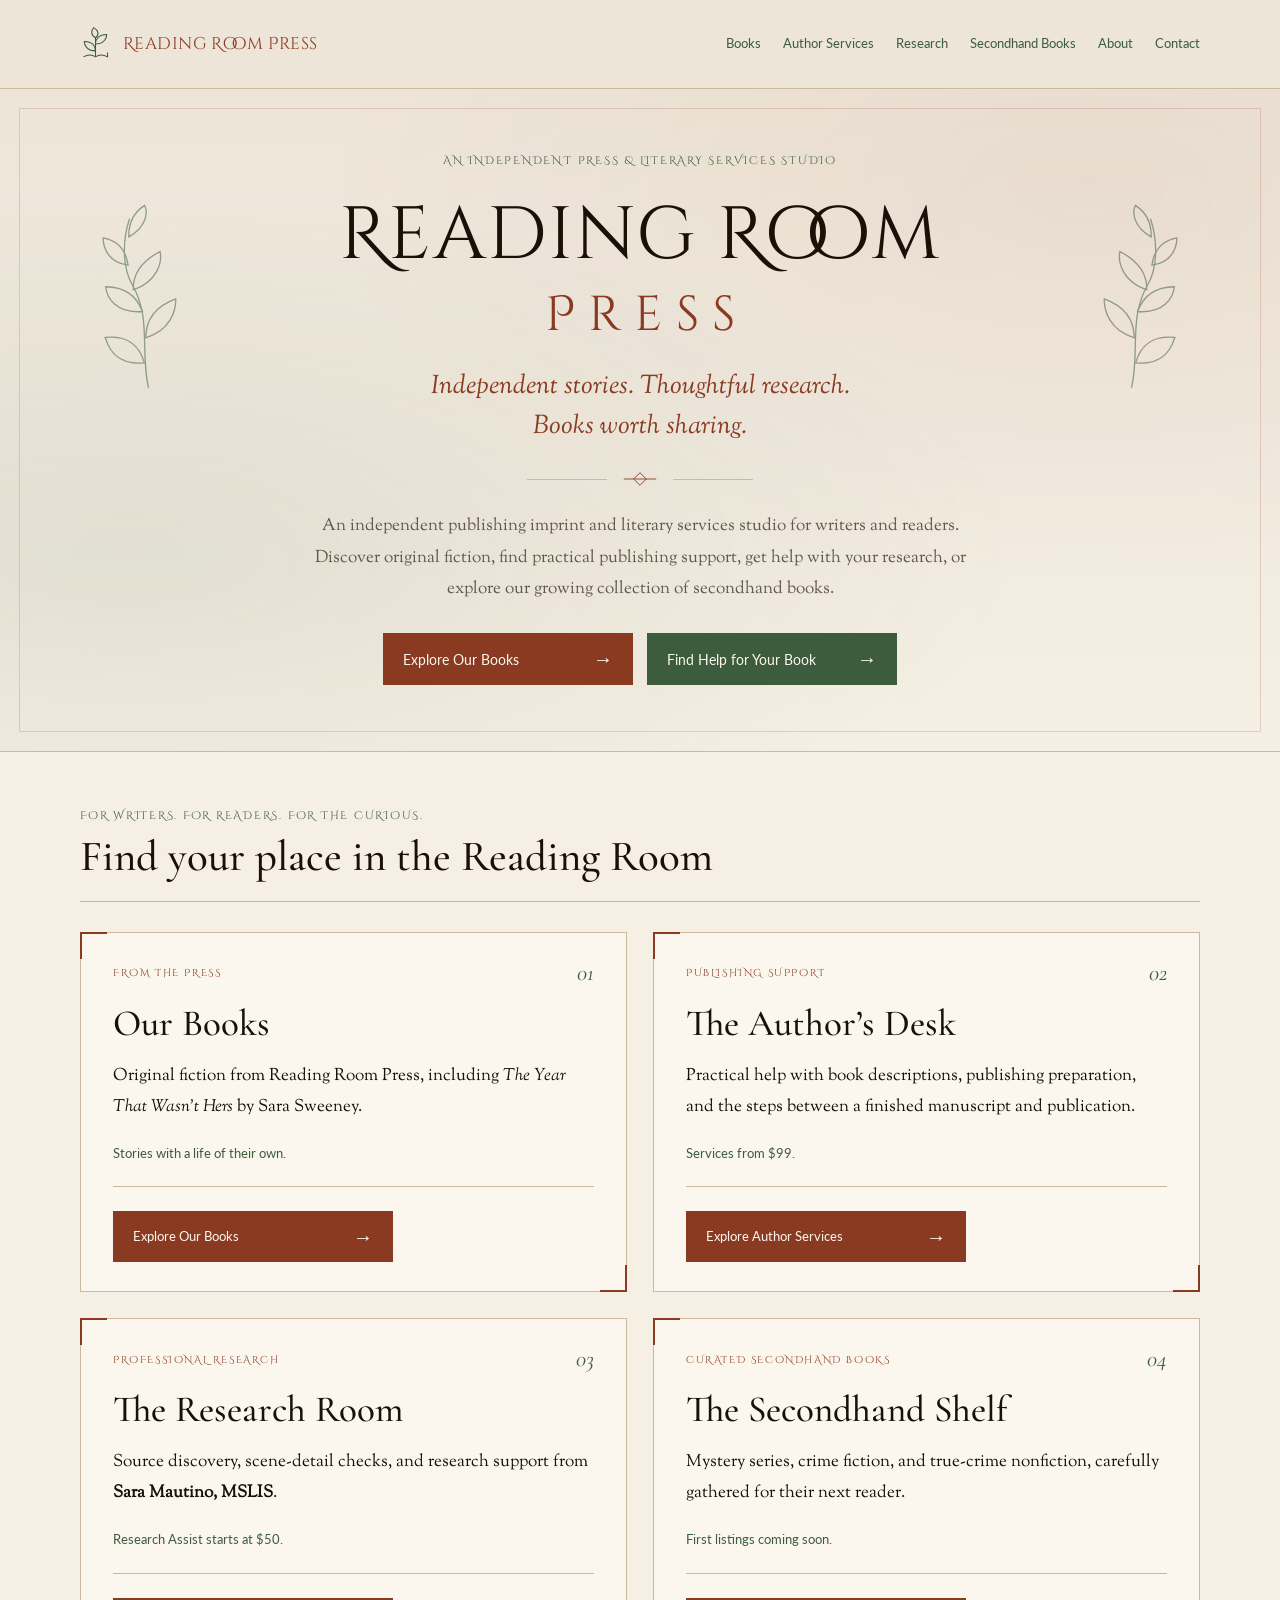
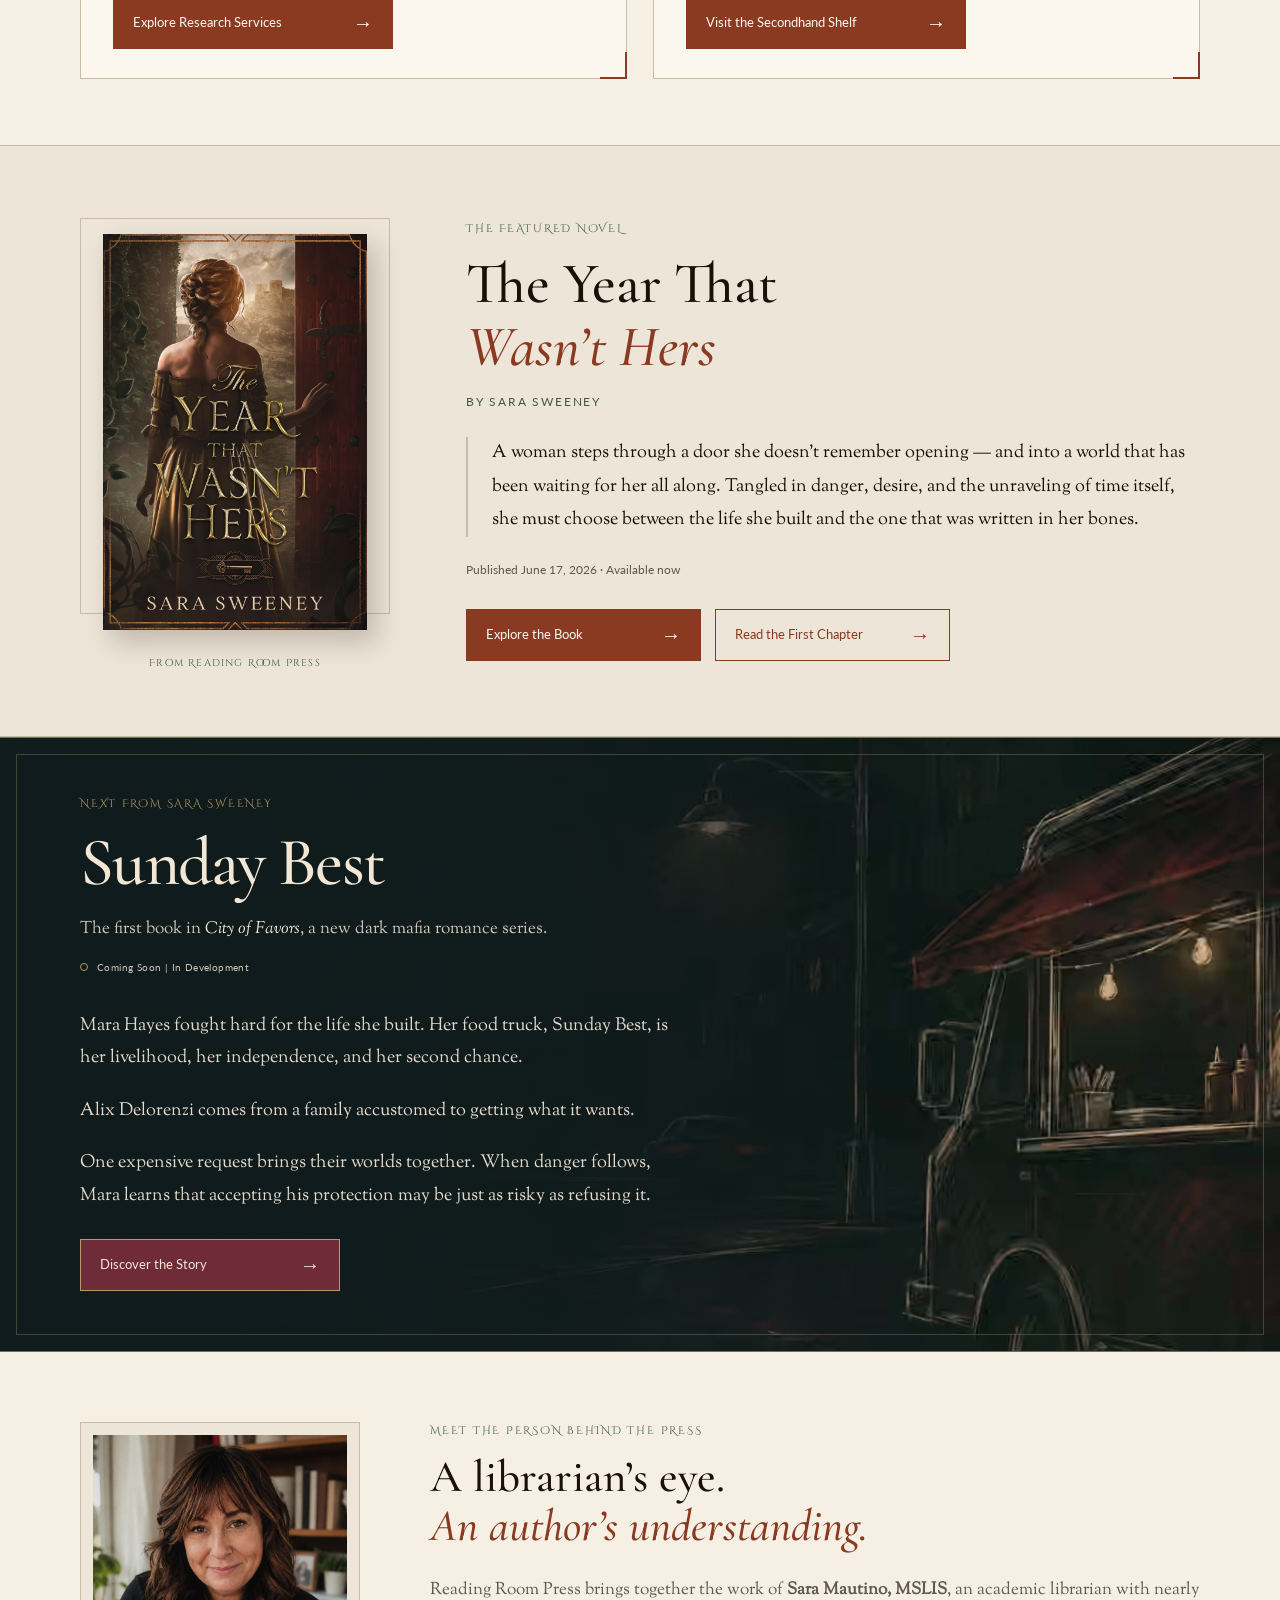
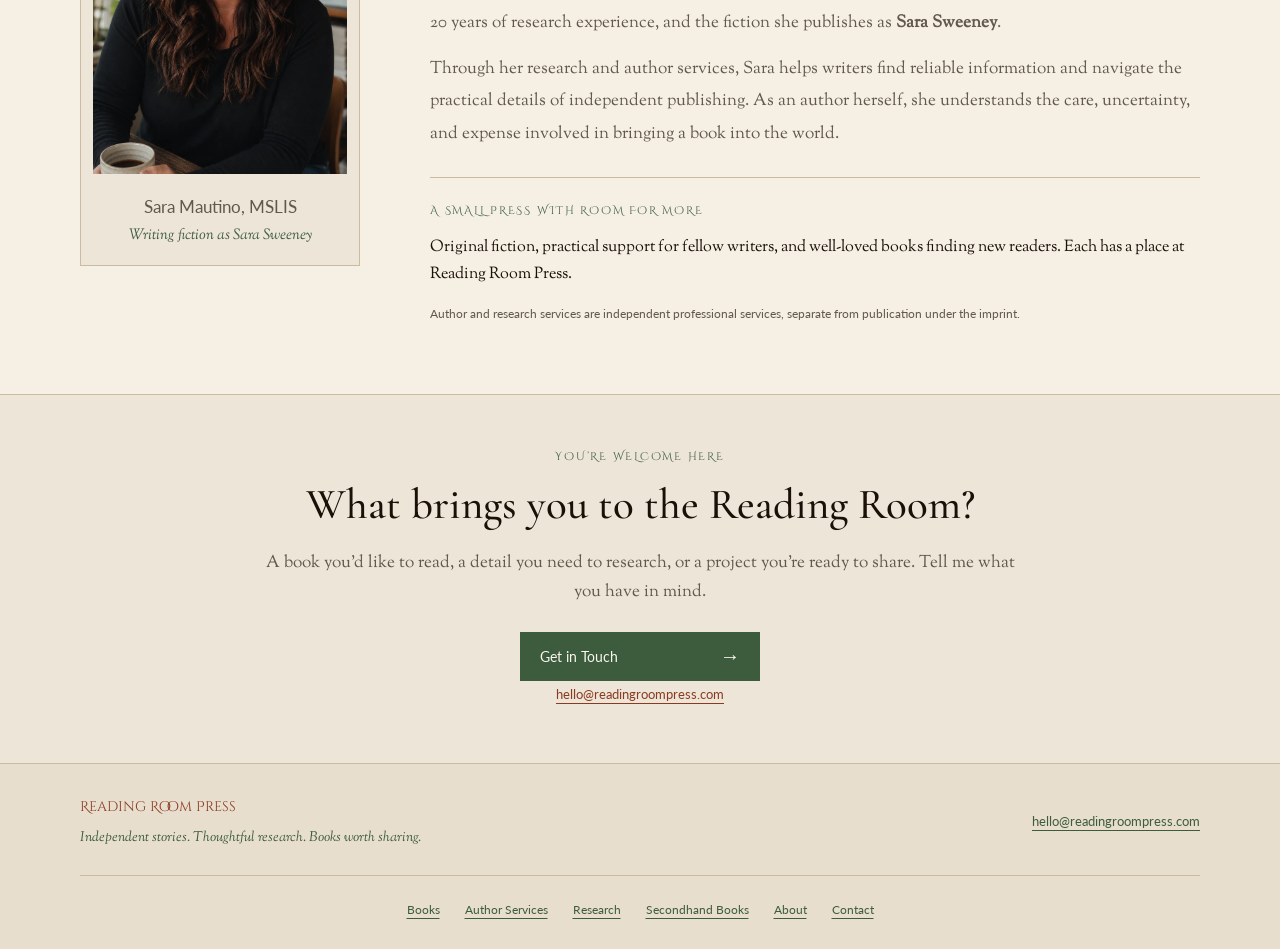
<file: index.html>
<!DOCTYPE html>

<html lang="en"><head><meta charset="utf-8"/><meta content="width=device-width,initial-scale=1" name="viewport"/><meta content="Reading Room Press: original fiction, author services, research by Sara Mautino, MSLIS, and curated secondhand books." name="description"/><title>Reading Room Press | Books, Research &amp; Author Services</title><link href="https://readingroompress.com/" rel="canonical"/><link href="favicon.png" rel="icon"/><link href="https://fonts.googleapis.com" rel="preconnect"/><link crossorigin="" href="https://fonts.gstatic.com" rel="preconnect"/><link href="https://fonts.googleapis.com/css2?family=Cormorant+Garamond:ital,wght@0,400;0,500;0,600;1,400;1,500&amp;family=IM+Fell+English:ital@0;1&amp;family=Cinzel+Decorative:wght@400;700&amp;family=Sorts+Mill+Goudy:ital@0;1&amp;family=Lato:wght@400;700&amp;display=swap" rel="stylesheet"/><link href="reading-room-services.css" rel="stylesheet"/><link href="reading-room-home.css" rel="stylesheet"/><meta content="aktzddplyccql2k6gk8513krnorqdk" name="facebook-domain-verification"/><script async="" src="https://www.googletagmanager.com/gtag/js?id=G-QNXLFXXK0C"></script><script>
  window.dataLayer = window.dataLayer || [];
  function gtag(){dataLayer.push(arguments);}
  gtag('js', new Date());
  gtag('config', 'G-QNXLFXXK0C');
</script><link href="next-novel.css" rel="stylesheet"/><link rel="stylesheet" href="night-sketch.css"></head><body><a class="skip" href="#main">Skip to content</a><header class="site-header"><div class="wrap masthead"><a class="brand" href="index.html"><svg aria-hidden="true" fill="none" viewbox="0 0 36 40"><path d="M18 34V12m0 16C7 28 5 20 5 17c9 0 13 5 13 11Zm0-8c11 0 13-8 13-11-9 0-13 5-13 11ZM4 35c5-3 10-3 14 0 4-3 9-3 14 0v-5" stroke="currentColor" stroke-width="1.2"></path><path d="M18 13c-6-4-5-9-2-12 5 3 7 8 2 12Z" stroke="currentColor" stroke-width="1.2"></path></svg><span>Reading Room Press</span></a><nav aria-label="Main navigation" class="site-nav"><a href="index.html#featured-book">Books</a><a href="authors-desk.html">Author Services</a><a href="research-room.html">Research</a><a href="secondhand-shelf.html">Secondhand Books</a><a href="index.html#about">About</a><a href="index.html#contact">Contact</a></nav></div></header>
<main id="main">
<section aria-labelledby="home-title" class="home-hero">
<div aria-hidden="true" class="home-border"></div>
<div class="wrap home-hero-inner"><div class="home-sprig left"><svg aria-hidden="true" fill="none" viewbox="0 0 100 180"><g stroke="currentColor" stroke-width="1.2"><path d="M46 168C45 135 62 107 51 73C46 58 49 35 61 14"></path><path d="M47 145C22 142 18 126 17 115C37 117 46 129 47 145ZM53 123C76 121 85 105 87 94C66 97 56 109 53 123ZM55 99C31 96 26 80 27 70C45 74 53 85 55 99ZM51 78C74 75 82 59 82 49C63 54 53 65 51 78ZM51 55C34 49 32 35 34 26C48 32 52 42 51 55ZM57 30C74 25 79 12 77 5C64 10 59 19 57 30Z"></path></g></svg></div><div class="home-sprig right"><svg aria-hidden="true" fill="none" viewbox="0 0 100 180"><g stroke="currentColor" stroke-width="1.2"><path d="M46 168C45 135 62 107 51 73C46 58 49 35 61 14"></path><path d="M47 145C22 142 18 126 17 115C37 117 46 129 47 145ZM53 123C76 121 85 105 87 94C66 97 56 109 53 123ZM55 99C31 96 26 80 27 70C45 74 53 85 55 99ZM51 78C74 75 82 59 82 49C63 54 53 65 51 78ZM51 55C34 49 32 35 34 26C48 32 52 42 51 55ZM57 30C74 25 79 12 77 5C64 10 59 19 57 30Z"></path></g></svg></div>
<p class="eyebrow">An independent press &amp; literary services studio</p>
<h1 id="home-title" tabindex="-1">Reading Room <span>Press</span></h1>
<p class="home-tagline">Independent stories. Thoughtful research.<br/>Books worth sharing.</p>
<div aria-hidden="true" class="home-flourish"><span></span><svg fill="none" viewbox="0 0 40 20"><path d="M2 10h36M20 3l7 7-7 7-7-7Z" stroke="currentColor"></path></svg><span></span></div>
<p class="home-intro">An independent publishing imprint and literary services studio for writers and readers. Discover original fiction, find practical publishing support, get help with your research, or explore our growing collection of secondhand books.</p>
<div class="home-actions"><a class="btn" href="#featured-book">Explore Our Books</a><a class="btn secondary" href="#find-your-place">Find Help for Your Book</a></div>
</div></section>
<section aria-labelledby="destinations-title" class="section wrap home-destinations" id="find-your-place">
<div class="section-heading"><div><p class="eyebrow">For writers. For readers. For the curious.</p><h2 id="destinations-title">Find your place in the Reading Room</h2></div></div>
<div class="destination-grid">
<article class="destination-card"><div class="card-top"><p class="eyebrow">From the press</p><span aria-hidden="true" class="number">01</span></div><h3>Our Books</h3><p class="destination-description">Original fiction from Reading Room Press, including <em>The Year That Wasn’t Hers</em> by Sara Sweeney.</p><p class="destination-note">Stories with a life of their own.</p><div class="card-action"><a class="btn" href="#featured-book">Explore Our Books</a></div></article>
<article class="destination-card"><div class="card-top"><p class="eyebrow">Publishing support</p><span aria-hidden="true" class="number">02</span></div><h3>The Author’s Desk</h3><p class="destination-description">Practical help with book descriptions, publishing preparation, and the steps between a finished manuscript and publication.</p><p class="destination-note">Services from $99.</p><div class="card-action"><a class="btn" href="authors-desk.html">Explore Author Services</a></div></article>
<article class="destination-card"><div class="card-top"><p class="eyebrow">Professional research</p><span aria-hidden="true" class="number">03</span></div><h3>The Research Room</h3><p class="destination-description">Source discovery, scene-detail checks, and research support from <strong>Sara Mautino, MSLIS</strong>.</p><p class="destination-note">Research Assist starts at $50.</p><div class="card-action"><a class="btn" href="research-room.html">Explore Research Services</a></div></article>
<article class="destination-card"><div class="card-top"><p class="eyebrow">Curated secondhand books</p><span aria-hidden="true" class="number">04</span></div><h3>The Secondhand Shelf</h3><p class="destination-description">Mystery series, crime fiction, and true-crime nonfiction, carefully gathered for their next reader.</p><p class="destination-note">First listings coming soon.</p><div class="card-action"><a class="btn" href="secondhand-shelf.html">Visit the Secondhand Shelf</a></div></article>
</div></section>
<section aria-labelledby="featured-book-title" class="home-book-band" id="featured-book"><div class="wrap home-book-layout">
<div class="home-cover-frame"><a aria-label="Explore The Year That Wasn’t Hers" href="the-year-that-wasnt-hers.html"><img alt="Cover of The Year That Wasn’t Hers by Sara Sweeney" class="home-cover" height="900" loading="lazy" src="assets/year-that-wasnt-hers-cover.webp" width="600"/></a><p class="book-caption">From Reading Room Press</p></div>
<div class="home-book-copy"><p class="eyebrow">The featured novel</p><h2 id="featured-book-title">The Year That<br/><em>Wasn’t Hers</em></h2><p class="home-byline">By Sara Sweeney</p><p class="home-book-description">A woman steps through a door she doesn't remember opening — and into a world that has been waiting for her all along. Tangled in danger, desire, and the unraveling of time itself, she must choose between the life she built and the one that was written in her bones.</p><p class="home-publication">Published June 17, 2026 · Available now</p><div class="home-actions"><a class="btn" href="the-year-that-wasnt-hers.html">Explore the Book</a><a class="btn outline" href="chapter-1.html">Read the First Chapter</a></div></div>
</div></section><section aria-labelledby="next-novel-heading" class="next-feature" id="next-novel">
<div class="wrap next-feature-layout">
<div class="next-feature-label"><p class="eyebrow">Next from Sara Sweeney</p><h2 class="next-book-title" id="next-novel-heading">Sunday Best</h2><p class="next-series">The first book in <em>City of Favors</em>, a new dark mafia romance series.</p><p class="next-progress">Coming Soon | In Development</p></div>
<div class="next-feature-copy"><p>Mara Hayes fought hard for the life she built. Her food truck, Sunday Best, is her livelihood, her independence, and her second chance.</p><p>Alix Delorenzi comes from a family accustomed to getting what it wants.</p><p>One expensive request brings their worlds together. When danger follows, Mara learns that accepting his protection may be just as risky as refusing it.</p><div class="next-actions"><a class="btn" href="next-novel.html">Discover the Story</a></div></div>
</div></section>
<section aria-labelledby="about-title" class="section wrap home-about" id="about"><div class="home-about-layout">
<div class="home-portrait-frame"><img alt="Sara Mautino, who writes fiction as Sara Sweeney" height="800" loading="lazy" src="assets/sara-portrait.webp" width="600"/><p>Sara Mautino, MSLIS <span>Writing fiction as Sara Sweeney</span></p></div>
<div><p class="eyebrow">Meet the person behind the press</p><h2 id="about-title">A librarian’s eye.<br/><em>An author’s understanding.</em></h2><p>Reading Room Press brings together the work of <strong>Sara Mautino, MSLIS</strong>, an academic librarian with nearly 20 years of research experience, and the fiction she publishes as <strong>Sara Sweeney</strong>.</p><p>Through her research and author services, Sara helps writers find reliable information and navigate the practical details of independent publishing. As an author herself, she understands the care, uncertainty, and expense involved in bringing a book into the world.</p><div class="home-about-note"><p class="eyebrow">A small press with room for more</p><p>Original fiction, practical support for fellow writers, and well-loved books finding new readers. Each has a place at Reading Room Press.</p><p class="fine">Author and research services are independent professional services, separate from publication under the imprint.</p></div></div>
</div></section>
<section aria-labelledby="contact-title" class="home-contact" id="contact"><div class="wrap home-contact-inner"><p class="eyebrow">You’re welcome here</p><h2 id="contact-title">What brings you to the Reading Room?</h2><p>A book you’d like to read, a detail you need to research, or a project you’re ready to share. Tell me what you have in mind.</p><a class="btn secondary" href="mailto:hello@readingroompress.com?subject=Reading%20Room%20Press%20Inquiry">Get in Touch</a><p class="home-email"><a href="mailto:hello@readingroompress.com">hello@readingroompress.com</a></p></div></section>
</main>
<footer class="site-footer"><div class="wrap footer-inner"><div><a class="footer-title" href="index.html">Reading Room Press</a><p class="footer-caption">Independent stories. Thoughtful research. Books worth sharing.</p></div><p class="footer-contact"><a href="mailto:hello@readingroompress.com">hello@readingroompress.com</a></p></div><nav aria-label="Footer navigation" class="wrap footer-nav"><a href="index.html#featured-book">Books</a><a href="authors-desk.html">Author Services</a><a href="research-room.html">Research</a><a href="secondhand-shelf.html">Secondhand Books</a><a href="index.html#about">About</a><a href="index.html#contact">Contact</a></nav></footer></body></html>
</file>
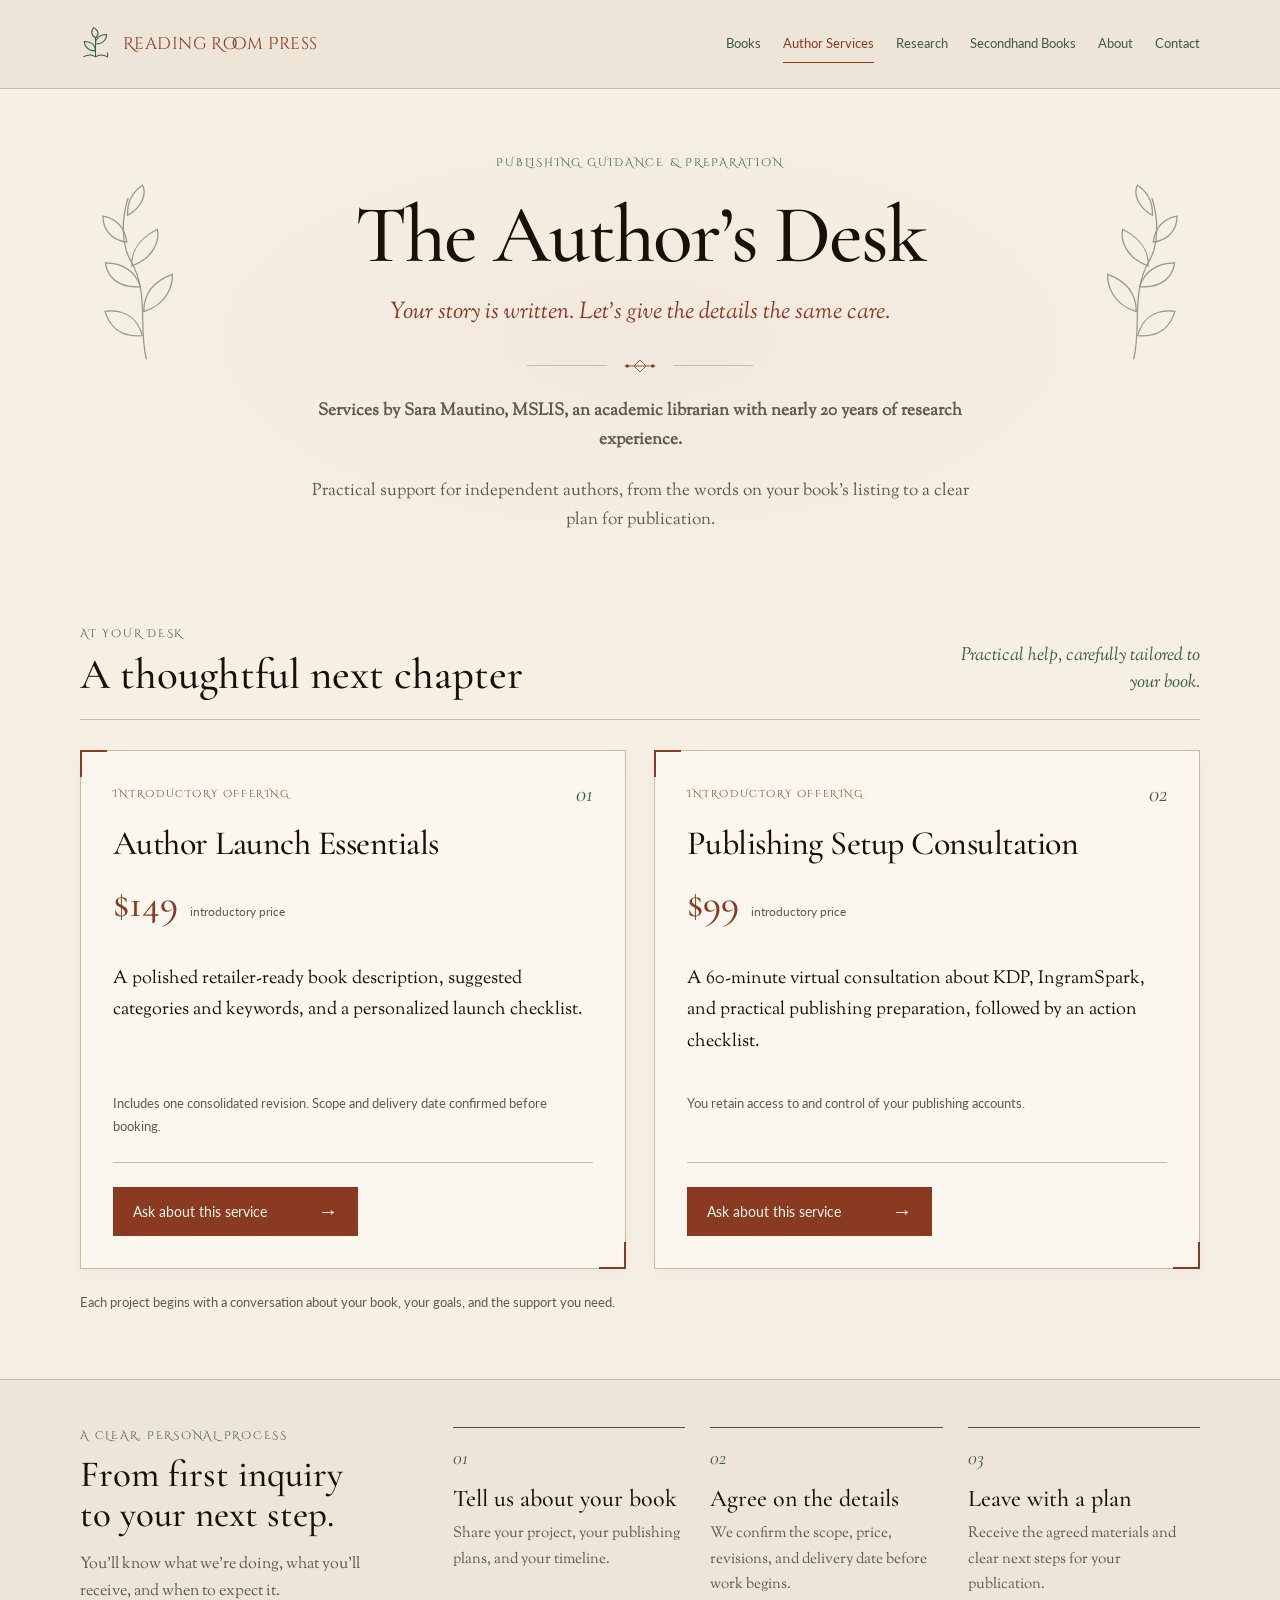
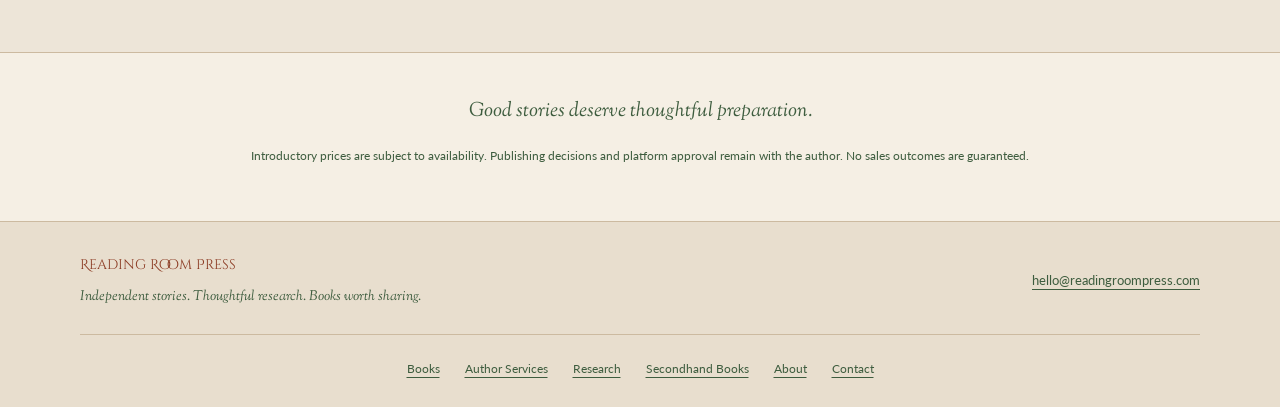
<file: authors-desk.html>
<!DOCTYPE html>

<html lang="en">
<head>
<meta charset="utf-8"/>
<meta content="width=device-width,initial-scale=1" name="viewport"/>
<meta content="Publishing support from Sara Mautino, MSLIS, an academic librarian with nearly 20 years of research experience." name="description"/>
<title>The Author’s Desk | Reading Room Press</title>
<link href="https://fonts.googleapis.com" rel="preconnect"/>
<link crossorigin="" href="https://fonts.gstatic.com" rel="preconnect"/>
<link href="https://fonts.googleapis.com/css2?family=Cormorant+Garamond:ital,wght@0,400;0,500;0,600;1,400;1,500&amp;family=IM+Fell+English:ital@0;1&amp;family=Cinzel+Decorative:wght@400;700&amp;family=Sorts+Mill+Goudy:ital@0;1&amp;family=Lato:wght@400;700&amp;display=swap" rel="stylesheet"/>
<link href="reading-room-services.css" rel="stylesheet"/>
<link href="reading-room-home.css" rel="stylesheet"/></head>
<body>
<a class="skip" href="#main">Skip to content</a>
<header class="site-header"><div class="wrap masthead"><a class="brand" href="index.html"><svg aria-hidden="true" fill="none" viewbox="0 0 36 40"><path d="M18 34V12m0 16C7 28 5 20 5 17c9 0 13 5 13 11Zm0-8c11 0 13-8 13-11-9 0-13 5-13 11ZM4 35c5-3 10-3 14 0 4-3 9-3 14 0v-5" stroke="currentColor" stroke-width="1.2"></path><path d="M18 13c-6-4-5-9-2-12 5 3 7 8 2 12Z" stroke="currentColor" stroke-width="1.2"></path></svg><span>Reading Room Press</span></a><nav aria-label="Main navigation" class="site-nav"><a href="index.html#featured-book">Books</a><a aria-current="page" href="authors-desk.html">Author Services</a><a href="research-room.html">Research</a><a href="secondhand-shelf.html">Secondhand Books</a><a href="index.html#about">About</a><a href="index.html#contact">Contact</a></nav></div></header>
<main id="main">
<div class="wrap hero"><div class="hero-sprig"><svg aria-hidden="true" fill="none" viewbox="0 0 100 180" xmlns="http://www.w3.org/2000/svg"><g stroke="currentColor" stroke-width="1.2"><path d="M46 168C45 135 62 107 51 73C46 58 49 35 61 14"></path><path d="M47 145C22 142 18 126 17 115C37 117 46 129 47 145ZM53 123C76 121 85 105 87 94C66 97 56 109 53 123ZM55 99C31 96 26 80 27 70C45 74 53 85 55 99ZM51 78C74 75 82 59 82 49C63 54 53 65 51 78ZM51 55C34 49 32 35 34 26C48 32 52 42 51 55ZM57 30C74 25 79 12 77 5C64 10 59 19 57 30Z"></path></g></svg></div><div class="hero-sprig right"><svg aria-hidden="true" fill="none" viewbox="0 0 100 180" xmlns="http://www.w3.org/2000/svg"><g stroke="currentColor" stroke-width="1.2"><path d="M46 168C45 135 62 107 51 73C46 58 49 35 61 14"></path><path d="M47 145C22 142 18 126 17 115C37 117 46 129 47 145ZM53 123C76 121 85 105 87 94C66 97 56 109 53 123ZM55 99C31 96 26 80 27 70C45 74 53 85 55 99ZM51 78C74 75 82 59 82 49C63 54 53 65 51 78ZM51 55C34 49 32 35 34 26C48 32 52 42 51 55ZM57 30C74 25 79 12 77 5C64 10 59 19 57 30Z"></path></g></svg></div><p class="eyebrow">Publishing guidance &amp; preparation</p><h1 id="authors-title" tabindex="-1">The Author’s Desk</h1><p class="lead">Your story is written. Let’s give the details the same care.</p><div aria-hidden="true" class="ornament"><svg fill="none" viewbox="0 0 40 20"><path d="M2 10h36M20 3l7 7-7 7-7-7Z" stroke="currentColor"></path><circle cx="5" cy="10" fill="currentColor" r="2"></circle><circle cx="35" cy="10" fill="currentColor" r="2"></circle></svg></div><p class="hero-copy"><strong>Services by Sara Mautino, MSLIS, an academic librarian with nearly 20 years of research experience.</strong></p><p class="hero-copy">Practical support for independent authors, from the words on your book’s listing to a clear plan for publication.</p></div>
<section class="section wrap"><div class="section-heading"><div><p class="eyebrow">At your desk</p><h2>A thoughtful next chapter</h2></div><p class="aside">Practical help, carefully tailored to your book.</p></div><div class="service-grid">
<article class="service-card"><div class="card-top"><p class="eyebrow">Introductory offering</p><span aria-hidden="true" class="number">01</span></div><h3>Author Launch Essentials</h3><p class="price">$149<span>introductory price</span></p><p class="description">A polished retailer-ready book description, suggested categories and keywords, and a personalized launch checklist.</p><p class="fine">Includes one consolidated revision. Scope and delivery date confirmed before booking.</p><div class="card-action"><a class="btn" href="mailto:hello@readingroompress.com?subject=Author%20Launch%20Essentials%20Inquiry">Ask about this service</a></div></article>
<article class="service-card"><div class="card-top"><p class="eyebrow">Introductory offering</p><span aria-hidden="true" class="number">02</span></div><h3>Publishing Setup Consultation</h3><p class="price">$99<span>introductory price</span></p><p class="description">A 60-minute virtual consultation about KDP, IngramSpark, and practical publishing preparation, followed by an action checklist.</p><p class="fine">You retain access to and control of your publishing accounts.</p><div class="card-action"><a class="btn" href="mailto:hello@readingroompress.com?subject=Publishing%20Consultation%20Inquiry">Ask about this service</a></div></article>
</div><p class="below-note">Each project begins with a conversation about your book, your goals, and the support you need.</p></section>
<section class="process-band"><div class="wrap process-layout"><div class="process-intro"><p class="eyebrow">A clear, personal process</p><h2>From first inquiry<br/>to your next step.</h2><p>You’ll know what we’re doing, what you’ll receive, and when to expect it.</p></div><ol class="steps"><li><span aria-hidden="true" class="number">01</span><h3>Tell us about your book</h3><p>Share your project, your publishing plans, and your timeline.</p></li><li><span aria-hidden="true" class="number">02</span><h3>Agree on the details</h3><p>We confirm the scope, price, revisions, and delivery date before work begins.</p></li><li><span aria-hidden="true" class="number">03</span><h3>Leave with a plan</h3><p>Receive the agreed materials and clear next steps for your publication.</p></li></ol></div></section>
<div class="wrap closing"><p>Good stories deserve thoughtful preparation.</p><p class="fine">Introductory prices are subject to availability. Publishing decisions and platform approval remain with the author. No sales outcomes are guaranteed.</p></div></main>
<footer class="site-footer"><div class="wrap footer-inner"><div><a class="footer-title" href="index.html">Reading Room Press</a><p class="footer-caption">Independent stories. Thoughtful research. Books worth sharing.</p></div><p class="footer-contact"><a href="mailto:hello@readingroompress.com">hello@readingroompress.com</a></p></div><nav aria-label="Footer navigation" class="wrap footer-nav"><a href="index.html#featured-book">Books</a><a href="authors-desk.html">Author Services</a><a href="research-room.html">Research</a><a href="secondhand-shelf.html">Secondhand Books</a><a href="index.html#about">About</a><a href="index.html#contact">Contact</a></nav></footer>
</body>
</html>
</file>
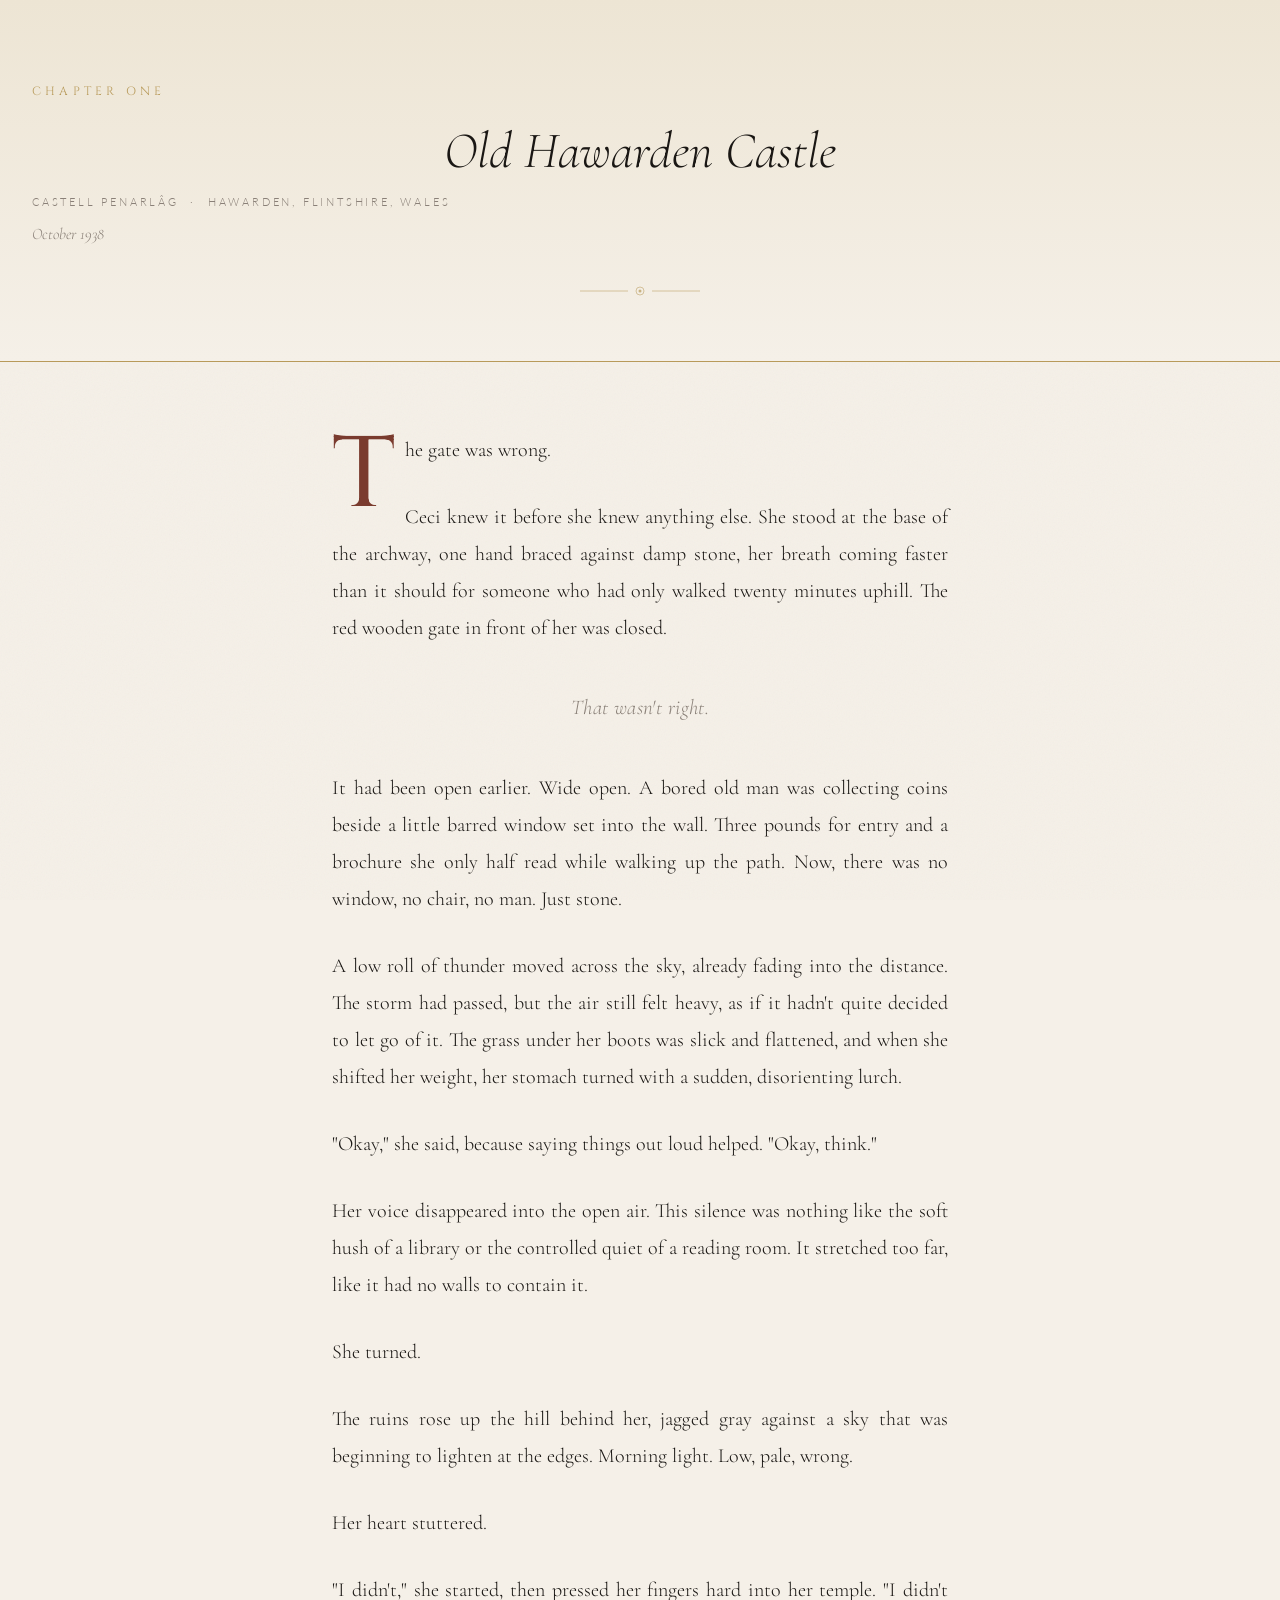
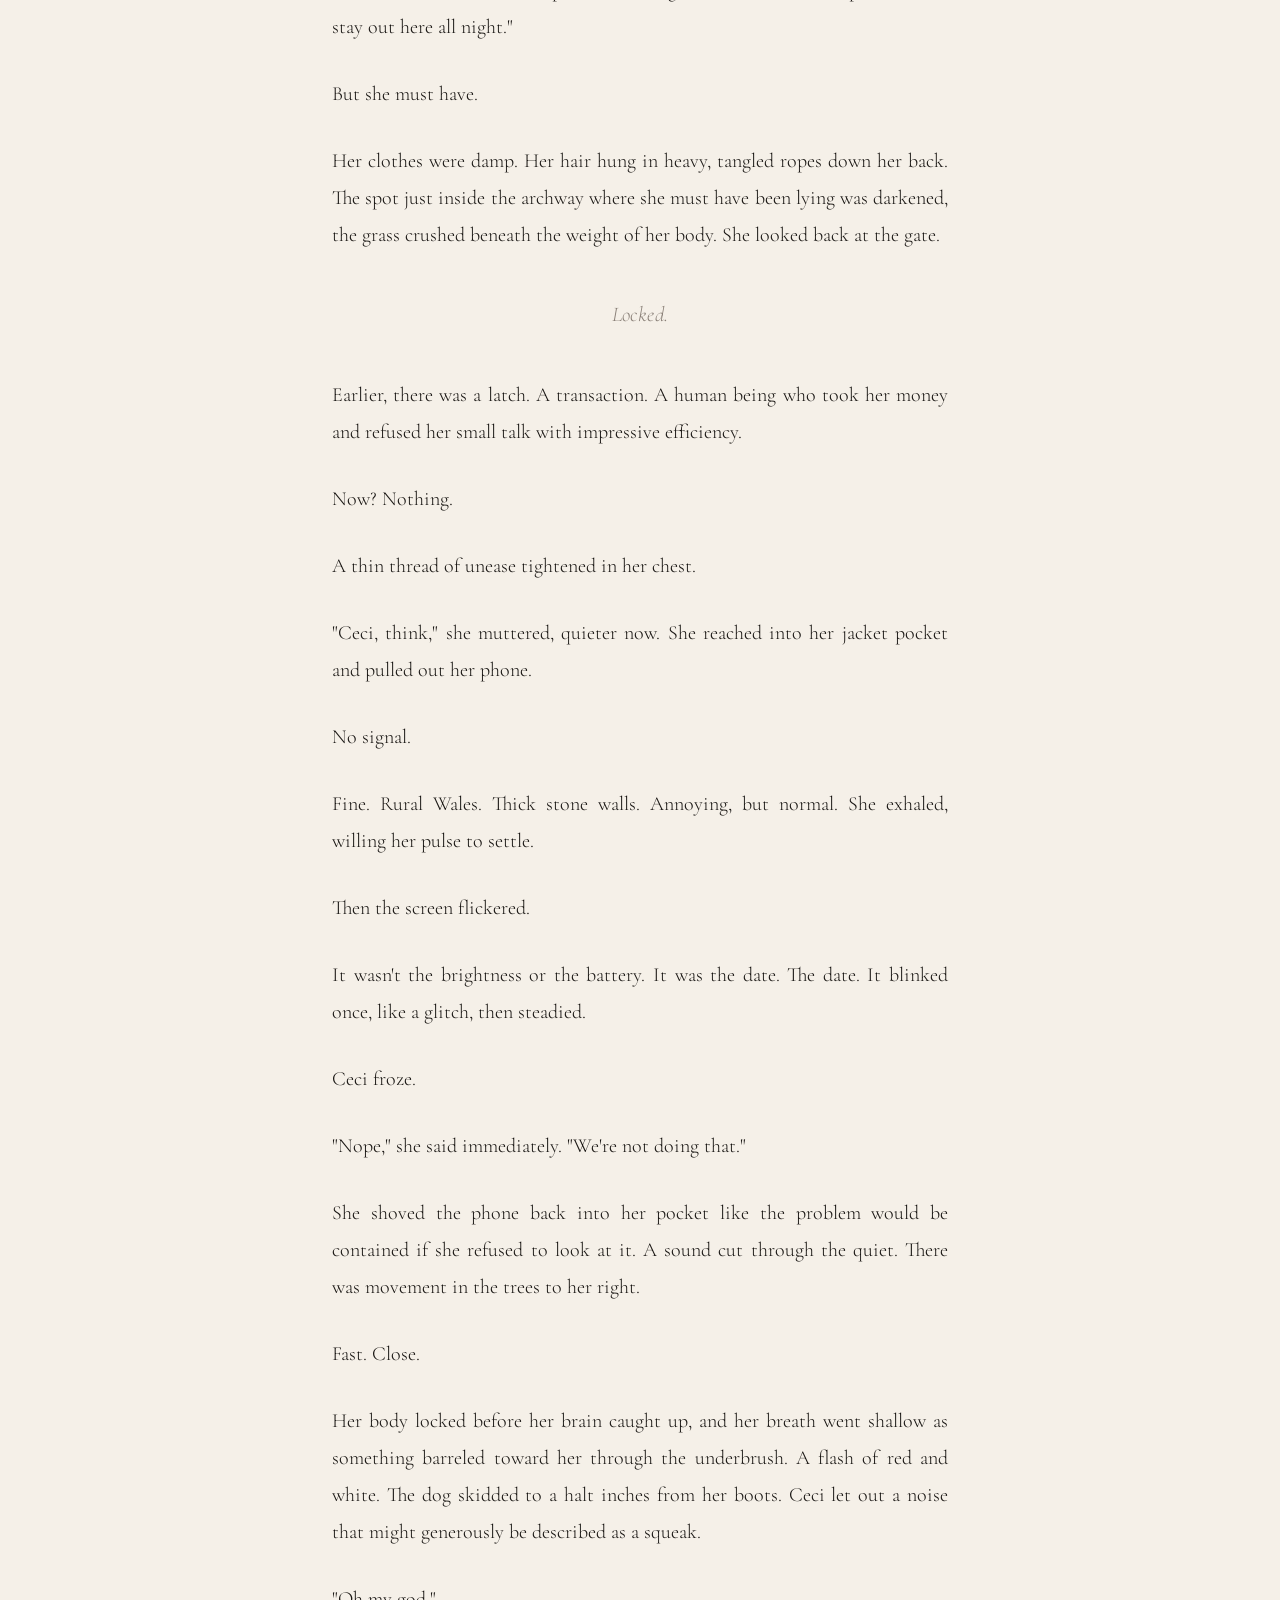
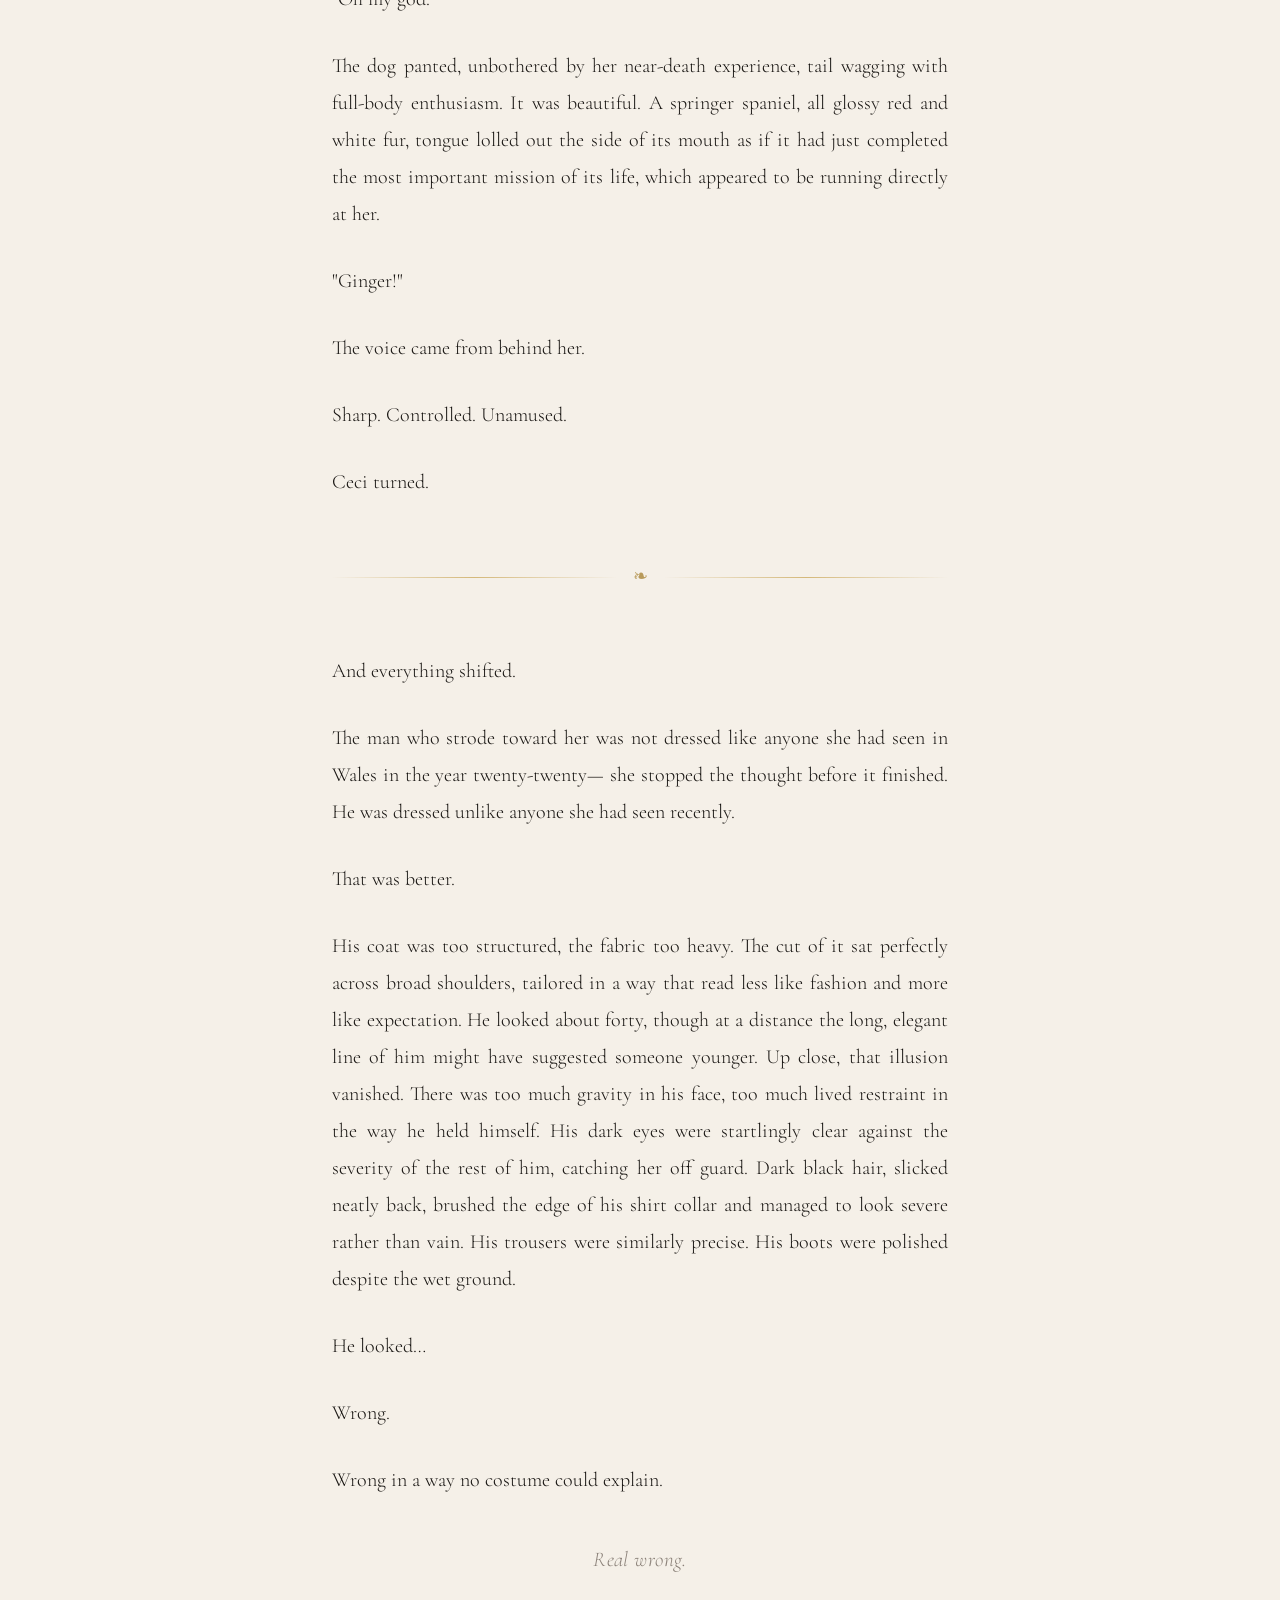
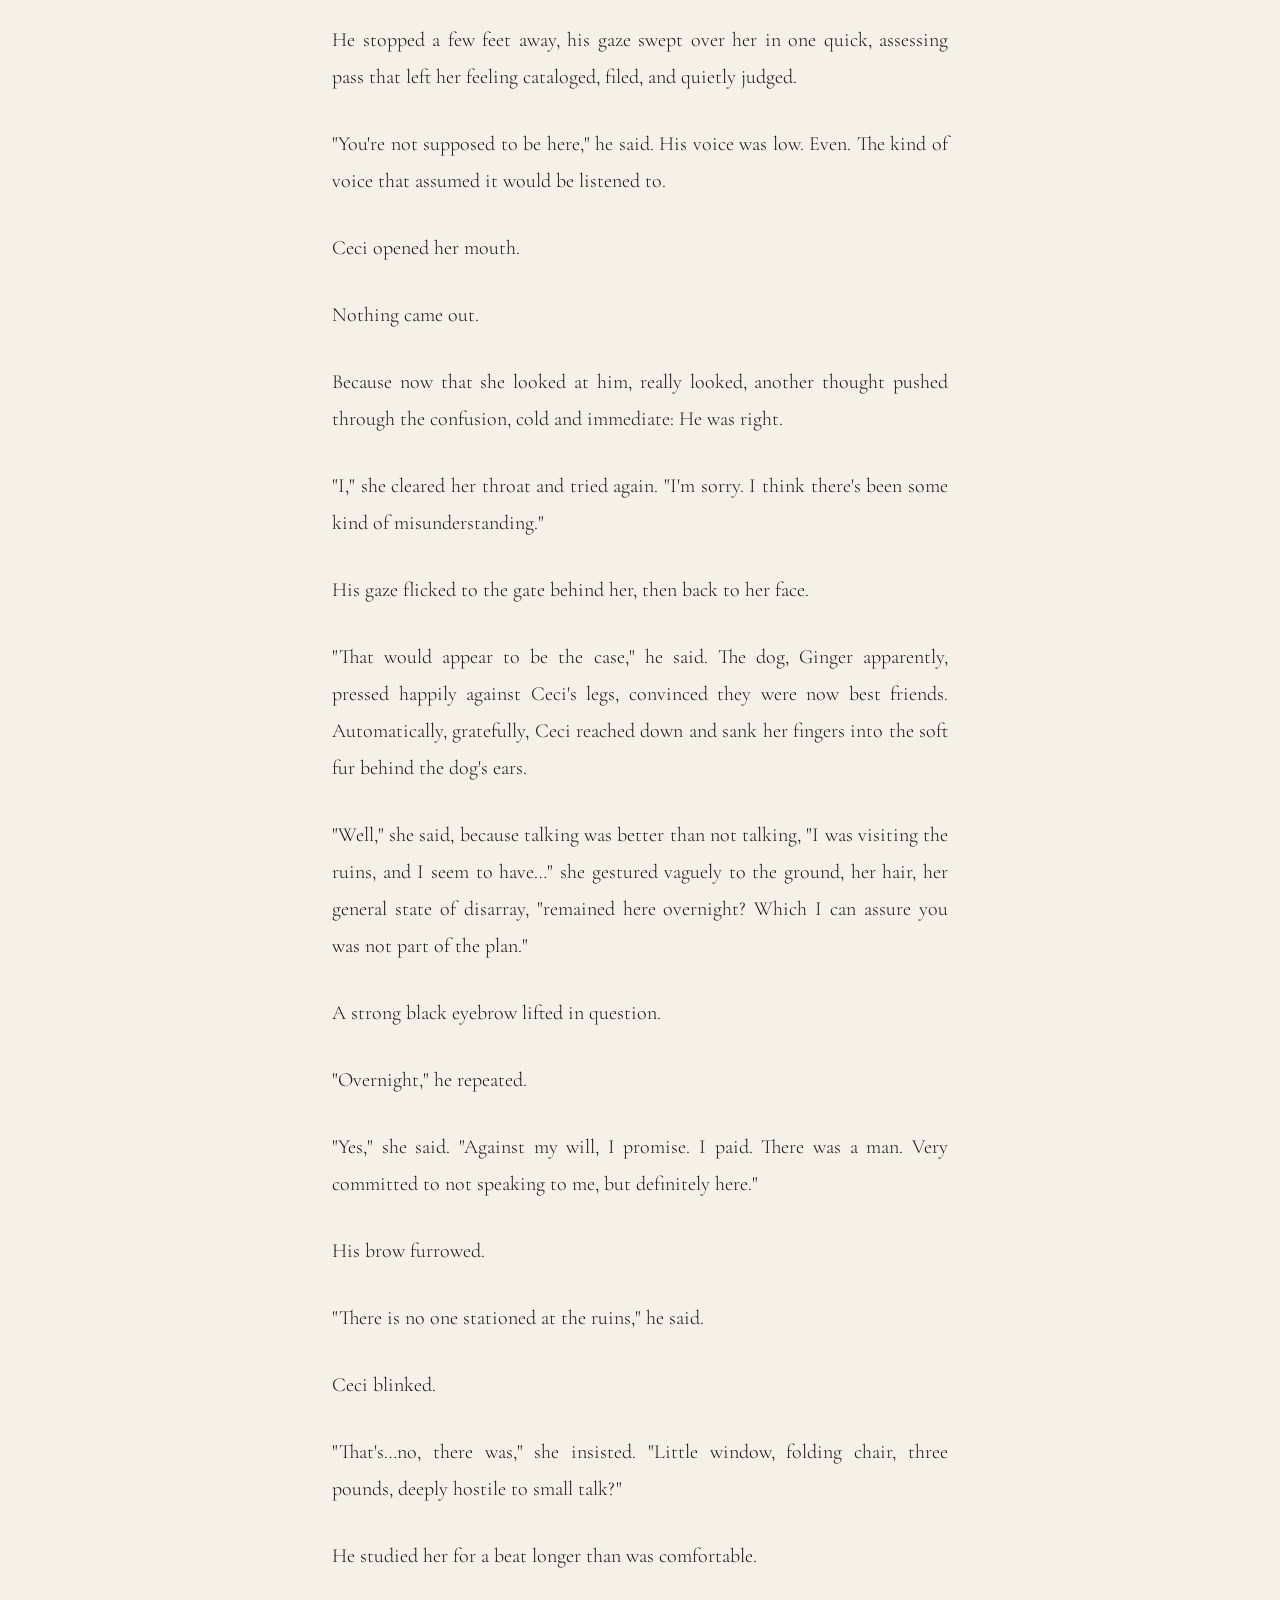
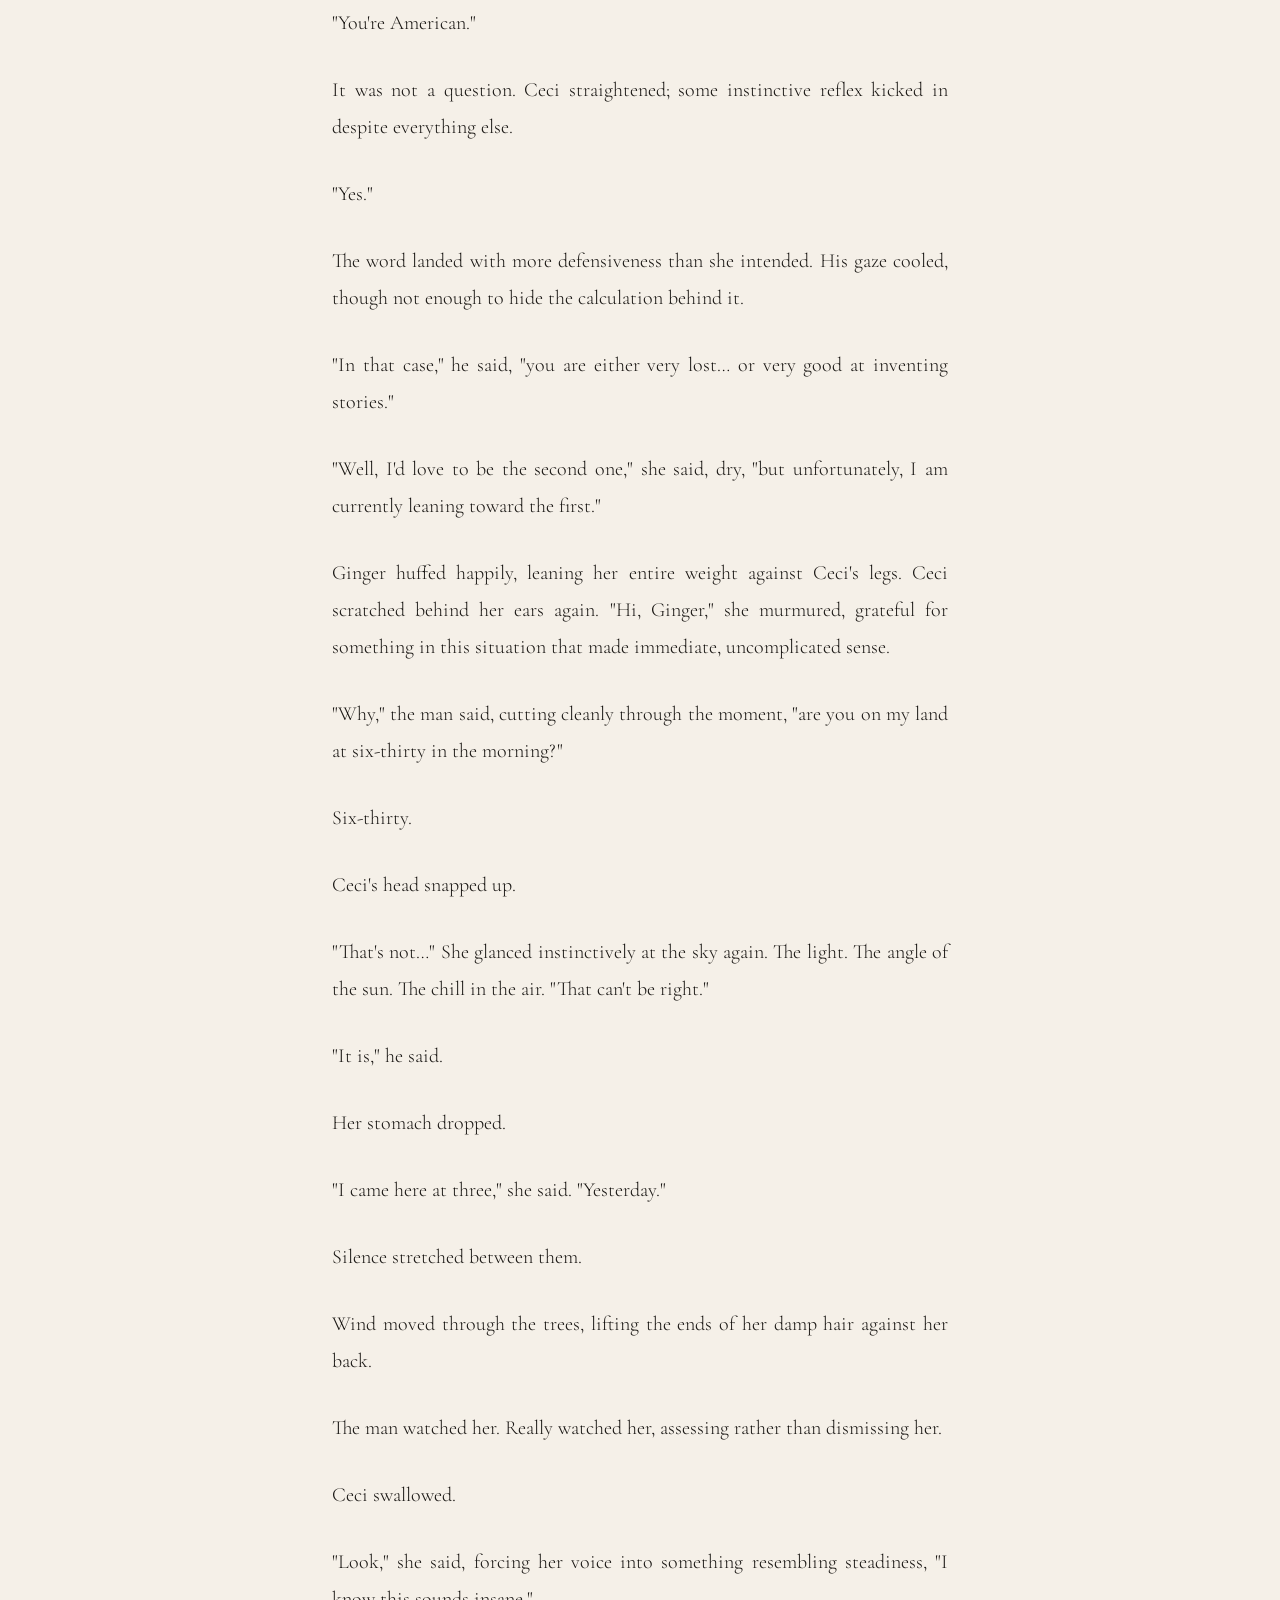
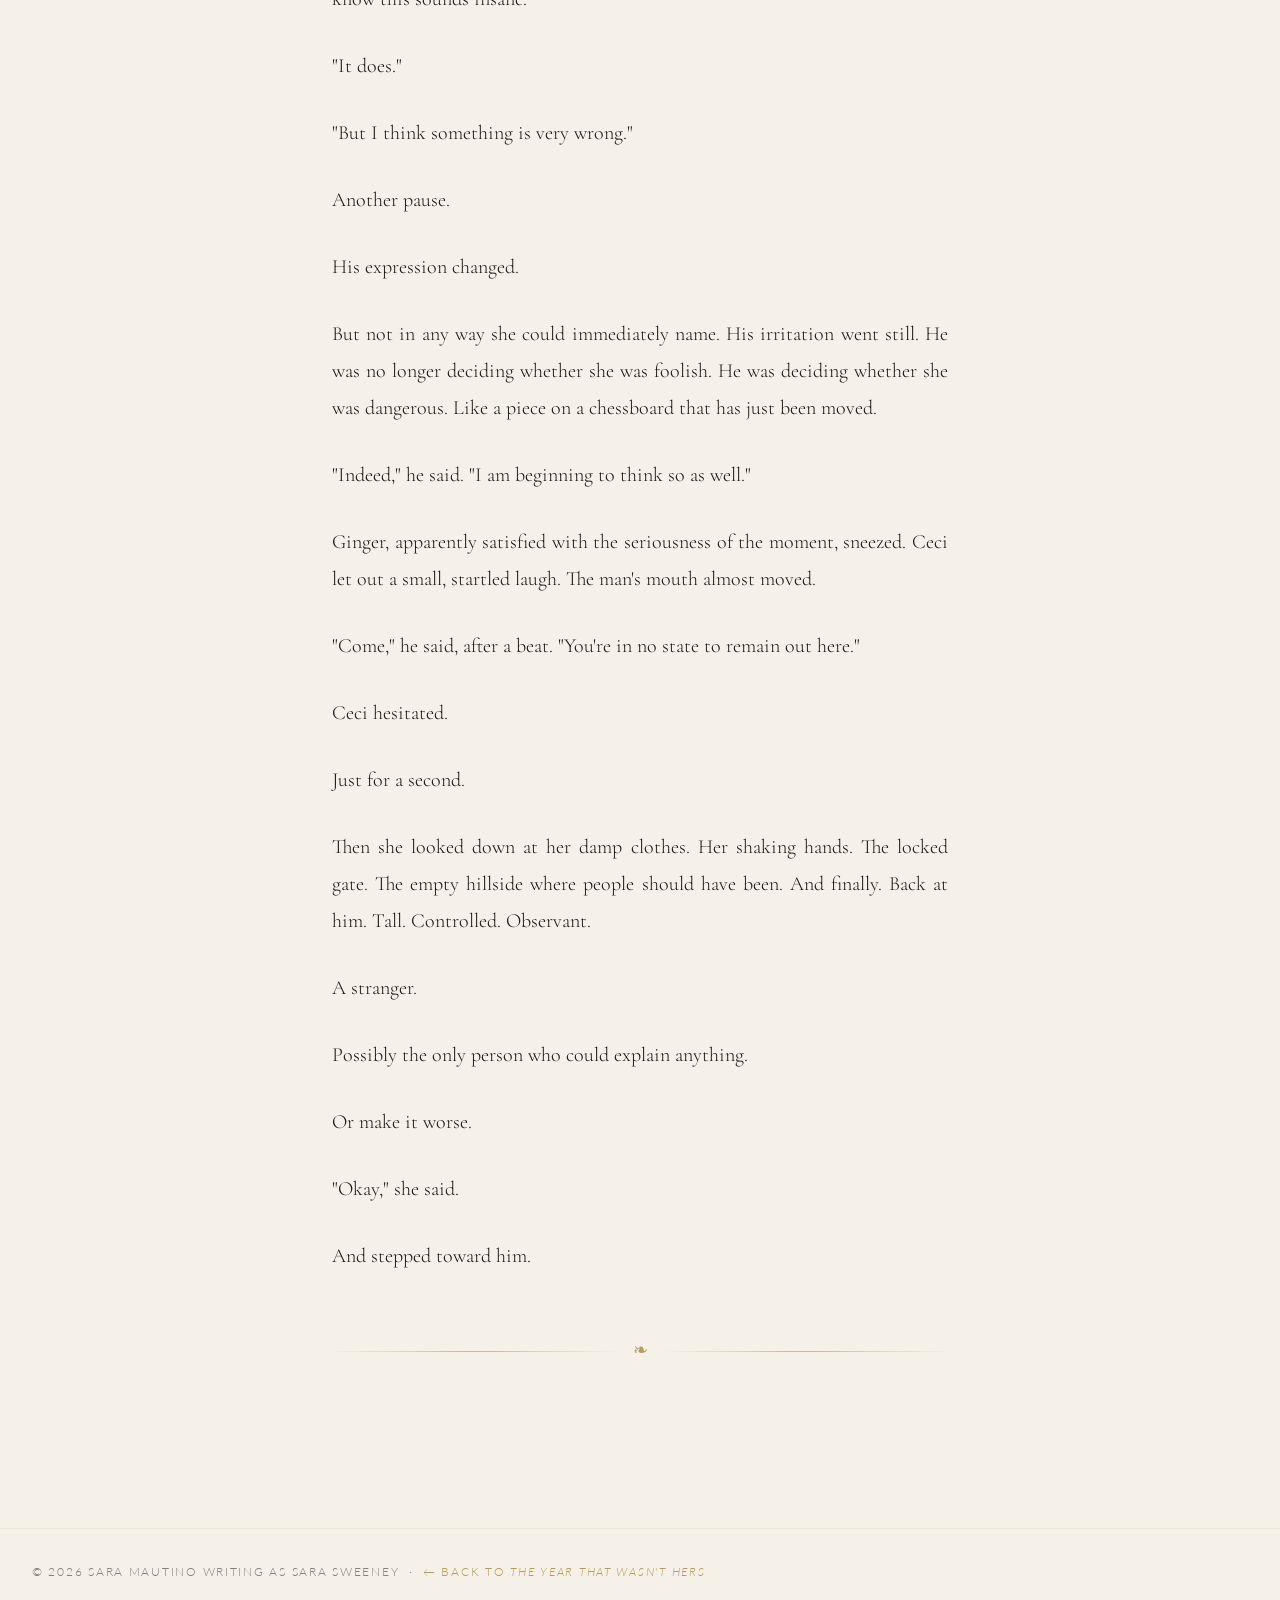
<file: chapter-1 (1).html>
<!DOCTYPE html>
<html lang="en">
<head>
  <meta charset="UTF-8" />
  <meta name="viewport" content="width=device-width, initial-scale=1.0" />
  <title>Chapter One — Old Hawarden Castle</title>
  <link rel="preconnect" href="https://fonts.googleapis.com" />
  <link rel="preconnect" href="https://fonts.gstatic.com" crossorigin />
  <link href="https://fonts.googleapis.com/css2?family=Cormorant+Garamond:ital,wght@0,300;0,400;0,600;1,300;1,400&family=Cinzel:wght@400;500&family=Lato:wght@300;400&display=swap" rel="stylesheet" />

  <style>
    :root {
      --ink: #1a1714;
      --parchment: #f5f0e8;
      --parchment-dark: #ede5d4;
      --fog: #8a8078;
      --rust: #7a3b2e;
      --gold: #b89a5a;
      --gold-light: #d4b87a;
    }

    *, *::before, *::after {
      box-sizing: border-box;
      margin: 0;
      padding: 0;
    }

    html {
      scroll-behavior: smooth;
    }

    body {
      background-color: var(--parchment);
      color: var(--ink);
      font-family: 'Cormorant Garamond', Georgia, serif;
      font-size: 20px;
      line-height: 1.85;
      font-weight: 300;
      min-height: 100vh;
      overflow-x: hidden;
    }

    /* Texture overlay */
    body::before {
      content: '';
      position: fixed;
      inset: 0;
      background-image:
        url("data:image/svg+xml,%3Csvg xmlns='http://www.w3.org/2000/svg' width='400' height='400'%3E%3Cfilter id='n'%3E%3CfeTurbulence type='fractalNoise' baseFrequency='0.75' numOctaves='4' stitchTiles='stitch'/%3E%3C/filter%3E%3Crect width='400' height='400' filter='url(%23n)' opacity='0.04'/%3E%3C/svg%3E");
      pointer-events: none;
      z-index: 0;
    }

    /* === HEADER === */
    header {
      position: relative;
      text-align: center;
      padding: 80px 2rem 60px;
      border-bottom: 1px solid var(--gold);
      background: linear-gradient(180deg, var(--parchment-dark) 0%, var(--parchment) 100%);
      opacity: 0;
      animation: fadeUp 1.2s ease forwards 0.2s;
    }

    .chapter-label {
      font-family: 'Cinzel', serif;
      font-size: 0.75rem;
      letter-spacing: 0.35em;
      color: var(--gold);
      text-transform: uppercase;
      margin-bottom: 1.2rem;
    }

    .chapter-title {
      font-family: 'Cormorant Garamond', serif;
      font-size: clamp(2rem, 5vw, 3.2rem);
      font-weight: 300;
      font-style: italic;
      color: var(--ink);
      line-height: 1.2;
      margin-bottom: 0.6rem;
    }

    .chapter-subtitle {
      font-family: 'Lato', sans-serif;
      font-size: 0.7rem;
      font-weight: 300;
      letter-spacing: 0.25em;
      color: var(--fog);
      text-transform: uppercase;
      margin-bottom: 0.4rem;
    }

    .chapter-date {
      font-family: 'Cormorant Garamond', serif;
      font-size: 1rem;
      font-style: italic;
      color: var(--fog);
      margin-top: 0.2rem;
    }

    .header-ornament {
      display: block;
      margin: 2rem auto 0;
      width: 120px;
      color: var(--gold);
      opacity: 0.7;
    }

    /* === MAIN CONTENT === */
    main {
      position: relative;
      z-index: 1;
      max-width: 680px;
      margin: 0 auto;
      padding: 70px 2rem 100px;
      opacity: 0;
      animation: fadeUp 1.2s ease forwards 0.6s;
    }

    /* Drop cap */
    .drop-cap::first-letter {
      font-family: 'Cinzel', serif;
      font-size: 5em;
      font-weight: 500;
      float: left;
      line-height: 0.72;
      margin: 0.08em 0.1em 0 0;
      color: var(--rust);
    }

    p {
      margin-bottom: 1.5em;
      text-align: justify;
      hyphens: auto;
    }

    /* Short punchy lines — keep them centered and dramatic */
    .beat {
      text-align: center;
      font-style: italic;
      color: var(--fog);
      margin: 2em 0;
      font-size: 1.05em;
      letter-spacing: 0.02em;
    }

    /* Dialogue emphasis */
    p strong {
      font-weight: 400;
      font-style: italic;
    }

    /* Section break ornament */
    .section-break {
      display: flex;
      align-items: center;
      gap: 1rem;
      margin: 3em 0;
    }

    .section-break::before,
    .section-break::after {
      content: '';
      flex: 1;
      height: 1px;
      background: linear-gradient(90deg, transparent, var(--gold-light), transparent);
    }

    .section-break-glyph {
      color: var(--gold);
      font-size: 1.1rem;
    }

    /* === FOOTER === */
    footer {
      text-align: center;
      padding: 2rem;
      border-top: 1px solid var(--parchment-dark);
      font-family: 'Lato', sans-serif;
      font-size: 0.72rem;
      letter-spacing: 0.15em;
      color: var(--fog);
      text-transform: uppercase;
    }

    footer a {
      color: var(--gold);
      text-decoration: none;
      border-bottom: 1px solid transparent;
      transition: border-color 0.2s;
    }

    footer a:hover {
      border-color: var(--gold);
    }

    /* === ANIMATIONS === */
    @keyframes fadeUp {
      from { opacity: 0; transform: translateY(18px); }
      to   { opacity: 1; transform: translateY(0); }
    }

    /* === RESPONSIVE === */
    @media (max-width: 600px) {
      body { font-size: 18px; }
      main { padding: 50px 1.4rem 80px; }
      header { padding: 60px 1.4rem 50px; }
      .drop-cap::first-letter { font-size: 4em; }
    }
  </style>
</head>
<body>

  <header>
    <p class="chapter-label">Chapter One</p>
    <h1 class="chapter-title">Old Hawarden Castle</h1>
    <p class="chapter-subtitle">Castell Penarlâg &nbsp;·&nbsp; Hawarden, Flintshire, Wales</p>
    <p class="chapter-date">October 1938</p>
    <svg class="header-ornament" viewBox="0 0 120 20" fill="none" xmlns="http://www.w3.org/2000/svg" aria-hidden="true">
      <line x1="0" y1="10" x2="48" y2="10" stroke="currentColor" stroke-width="0.75"/>
      <circle cx="60" cy="10" r="4" fill="none" stroke="currentColor" stroke-width="0.75"/>
      <circle cx="60" cy="10" r="1.5" fill="currentColor"/>
      <line x1="72" y1="10" x2="120" y2="10" stroke="currentColor" stroke-width="0.75"/>
    </svg>
  </header>

  <main>

    <p class="drop-cap">The gate was wrong.</p>

    <p>Ceci knew it before she knew anything else. She stood at the base of the archway, one hand braced against damp stone, her breath coming faster than it should for someone who had only walked twenty minutes uphill. The red wooden gate in front of her was closed.</p>

    <p class="beat">That wasn't right.</p>

    <p>It had been open earlier. Wide open. A bored old man was collecting coins beside a little barred window set into the wall. Three pounds for entry and a brochure she only half read while walking up the path. Now, there was no window, no chair, no man. Just stone.</p>

    <p>A low roll of thunder moved across the sky, already fading into the distance. The storm had passed, but the air still felt heavy, as if it hadn't quite decided to let go of it. The grass under her boots was slick and flattened, and when she shifted her weight, her stomach turned with a sudden, disorienting lurch.</p>

    <p>"Okay," she said, because saying things out loud helped. "Okay, think."</p>

    <p>Her voice disappeared into the open air. This silence was nothing like the soft hush of a library or the controlled quiet of a reading room. It stretched too far, like it had no walls to contain it.</p>

    <p>She turned.</p>

    <p>The ruins rose up the hill behind her, jagged gray against a sky that was beginning to lighten at the edges. Morning light. Low, pale, wrong.</p>

    <p>Her heart stuttered.</p>

    <p>"I didn't," she started, then pressed her fingers hard into her temple. "I didn't stay out here all night."</p>

    <p>But she must have.</p>

    <p>Her clothes were damp. Her hair hung in heavy, tangled ropes down her back. The spot just inside the archway where she must have been lying was darkened, the grass crushed beneath the weight of her body. She looked back at the gate.</p>

    <p class="beat">Locked.</p>

    <p>Earlier, there was a latch. A transaction. A human being who took her money and refused her small talk with impressive efficiency.</p>

    <p>Now? Nothing.</p>

    <p>A thin thread of unease tightened in her chest.</p>

    <p>"Ceci, think," she muttered, quieter now. She reached into her jacket pocket and pulled out her phone.</p>

    <p>No signal.</p>

    <p>Fine. Rural Wales. Thick stone walls. Annoying, but normal. She exhaled, willing her pulse to settle.</p>

    <p>Then the screen flickered.</p>

    <p>It wasn't the brightness or the battery. It was the date. The date. It blinked once, like a glitch, then steadied.</p>

    <p>Ceci froze.</p>

    <p>"Nope," she said immediately. "We're not doing that."</p>

    <p>She shoved the phone back into her pocket like the problem would be contained if she refused to look at it. A sound cut through the quiet. There was movement in the trees to her right.</p>

    <p>Fast. Close.</p>

    <p>Her body locked before her brain caught up, and her breath went shallow as something barreled toward her through the underbrush. A flash of red and white. The dog skidded to a halt inches from her boots. Ceci let out a noise that might generously be described as a squeak.</p>

    <p>"Oh my god."</p>

    <p>The dog panted, unbothered by her near-death experience, tail wagging with full-body enthusiasm. It was beautiful. A springer spaniel, all glossy red and white fur, tongue lolled out the side of its mouth as if it had just completed the most important mission of its life, which appeared to be running directly at her.</p>

    <p>"Ginger!"</p>

    <p>The voice came from behind her.</p>

    <p>Sharp. Controlled. Unamused.</p>

    <p>Ceci turned.</p>

    <div class="section-break"><span class="section-break-glyph">❧</span></div>

    <p>And everything shifted.</p>

    <p>The man who strode toward her was not dressed like anyone she had seen in Wales in the year twenty-twenty— she stopped the thought before it finished. He was dressed unlike anyone she had seen recently.</p>

    <p>That was better.</p>

    <p>His coat was too structured, the fabric too heavy. The cut of it sat perfectly across broad shoulders, tailored in a way that read less like fashion and more like expectation. He looked about forty, though at a distance the long, elegant line of him might have suggested someone younger. Up close, that illusion vanished. There was too much gravity in his face, too much lived restraint in the way he held himself. His dark eyes were startlingly clear against the severity of the rest of him, catching her off guard. Dark black hair, slicked neatly back, brushed the edge of his shirt collar and managed to look severe rather than vain. His trousers were similarly precise. His boots were polished despite the wet ground.</p>

    <p>He looked…</p>

    <p>Wrong.</p>

    <p>Wrong in a way no costume could explain.</p>

    <p class="beat">Real wrong.</p>

    <p>He stopped a few feet away, his gaze swept over her in one quick, assessing pass that left her feeling cataloged, filed, and quietly judged.</p>

    <p>"You're not supposed to be here," he said. His voice was low. Even. The kind of voice that assumed it would be listened to.</p>

    <p>Ceci opened her mouth.</p>

    <p>Nothing came out.</p>

    <p>Because now that she looked at him, really looked, another thought pushed through the confusion, cold and immediate: He was right.</p>

    <p>"I," she cleared her throat and tried again. "I'm sorry. I think there's been some kind of misunderstanding."</p>

    <p>His gaze flicked to the gate behind her, then back to her face.</p>

    <p>"That would appear to be the case," he said. The dog, Ginger apparently, pressed happily against Ceci's legs, convinced they were now best friends. Automatically, gratefully, Ceci reached down and sank her fingers into the soft fur behind the dog's ears.</p>

    <p>"Well," she said, because talking was better than not talking, "I was visiting the ruins, and I seem to have…" she gestured vaguely to the ground, her hair, her general state of disarray, "remained here overnight? Which I can assure you was not part of the plan."</p>

    <p>A strong black eyebrow lifted in question.</p>

    <p>"Overnight," he repeated.</p>

    <p>"Yes," she said. "Against my will, I promise. I paid. There was a man. Very committed to not speaking to me, but definitely here."</p>

    <p>His brow furrowed.</p>

    <p>"There is no one stationed at the ruins," he said.</p>

    <p>Ceci blinked.</p>

    <p>"That's…no, there was," she insisted. "Little window, folding chair, three pounds, deeply hostile to small talk?"</p>

    <p>He studied her for a beat longer than was comfortable.</p>

    <p>"You're American."</p>

    <p>It was not a question. Ceci straightened; some instinctive reflex kicked in despite everything else.</p>

    <p>"Yes."</p>

    <p>The word landed with more defensiveness than she intended. His gaze cooled, though not enough to hide the calculation behind it.</p>

    <p>"In that case," he said, "you are either very lost… or very good at inventing stories."</p>

    <p>"Well, I'd love to be the second one," she said, dry, "but unfortunately, I am currently leaning toward the first."</p>

    <p>Ginger huffed happily, leaning her entire weight against Ceci's legs. Ceci scratched behind her ears again. "Hi, Ginger," she murmured, grateful for something in this situation that made immediate, uncomplicated sense.</p>

    <p>"Why," the man said, cutting cleanly through the moment, "are you on my land at six-thirty in the morning?"</p>

    <p>Six-thirty.</p>

    <p>Ceci's head snapped up.</p>

    <p>"That's not…" She glanced instinctively at the sky again. The light. The angle of the sun. The chill in the air. "That can't be right."</p>

    <p>"It is," he said.</p>

    <p>Her stomach dropped.</p>

    <p>"I came here at three," she said. "Yesterday."</p>

    <p>Silence stretched between them.</p>

    <p>Wind moved through the trees, lifting the ends of her damp hair against her back.</p>

    <p>The man watched her. Really watched her, assessing rather than dismissing her.</p>

    <p>Ceci swallowed.</p>

    <p>"Look," she said, forcing her voice into something resembling steadiness, "I know this sounds insane."</p>

    <p>"It does."</p>

    <p>"But I think something is very wrong."</p>

    <p>Another pause.</p>

    <p>His expression changed.</p>

    <p>But not in any way she could immediately name. His irritation went still. He was no longer deciding whether she was foolish. He was deciding whether she was dangerous. Like a piece on a chessboard that has just been moved.</p>

    <p>"Indeed," he said. "I am beginning to think so as well."</p>

    <p>Ginger, apparently satisfied with the seriousness of the moment, sneezed. Ceci let out a small, startled laugh. The man's mouth almost moved.</p>

    <p>"Come," he said, after a beat. "You're in no state to remain out here."</p>

    <p>Ceci hesitated.</p>

    <p>Just for a second.</p>

    <p>Then she looked down at her damp clothes. Her shaking hands. The locked gate. The empty hillside where people should have been. And finally. Back at him. Tall. Controlled. Observant.</p>

    <p>A stranger.</p>

    <p>Possibly the only person who could explain anything.</p>

    <p>Or make it worse.</p>

    <p>"Okay," she said.</p>

    <p>And stepped toward him.</p>

    <div class="section-break"><span class="section-break-glyph">❧</span></div>

  </main>

  <footer>
    <p>&copy; 2026 Sara Mautino writing as Sara Sweeney &nbsp;·&nbsp; <a href="the-year-that-wasnt-hers.html">← Back to <em>The Year That Wasn't Hers</em></a></p>
  </footer>

</body>
</html>
</file>
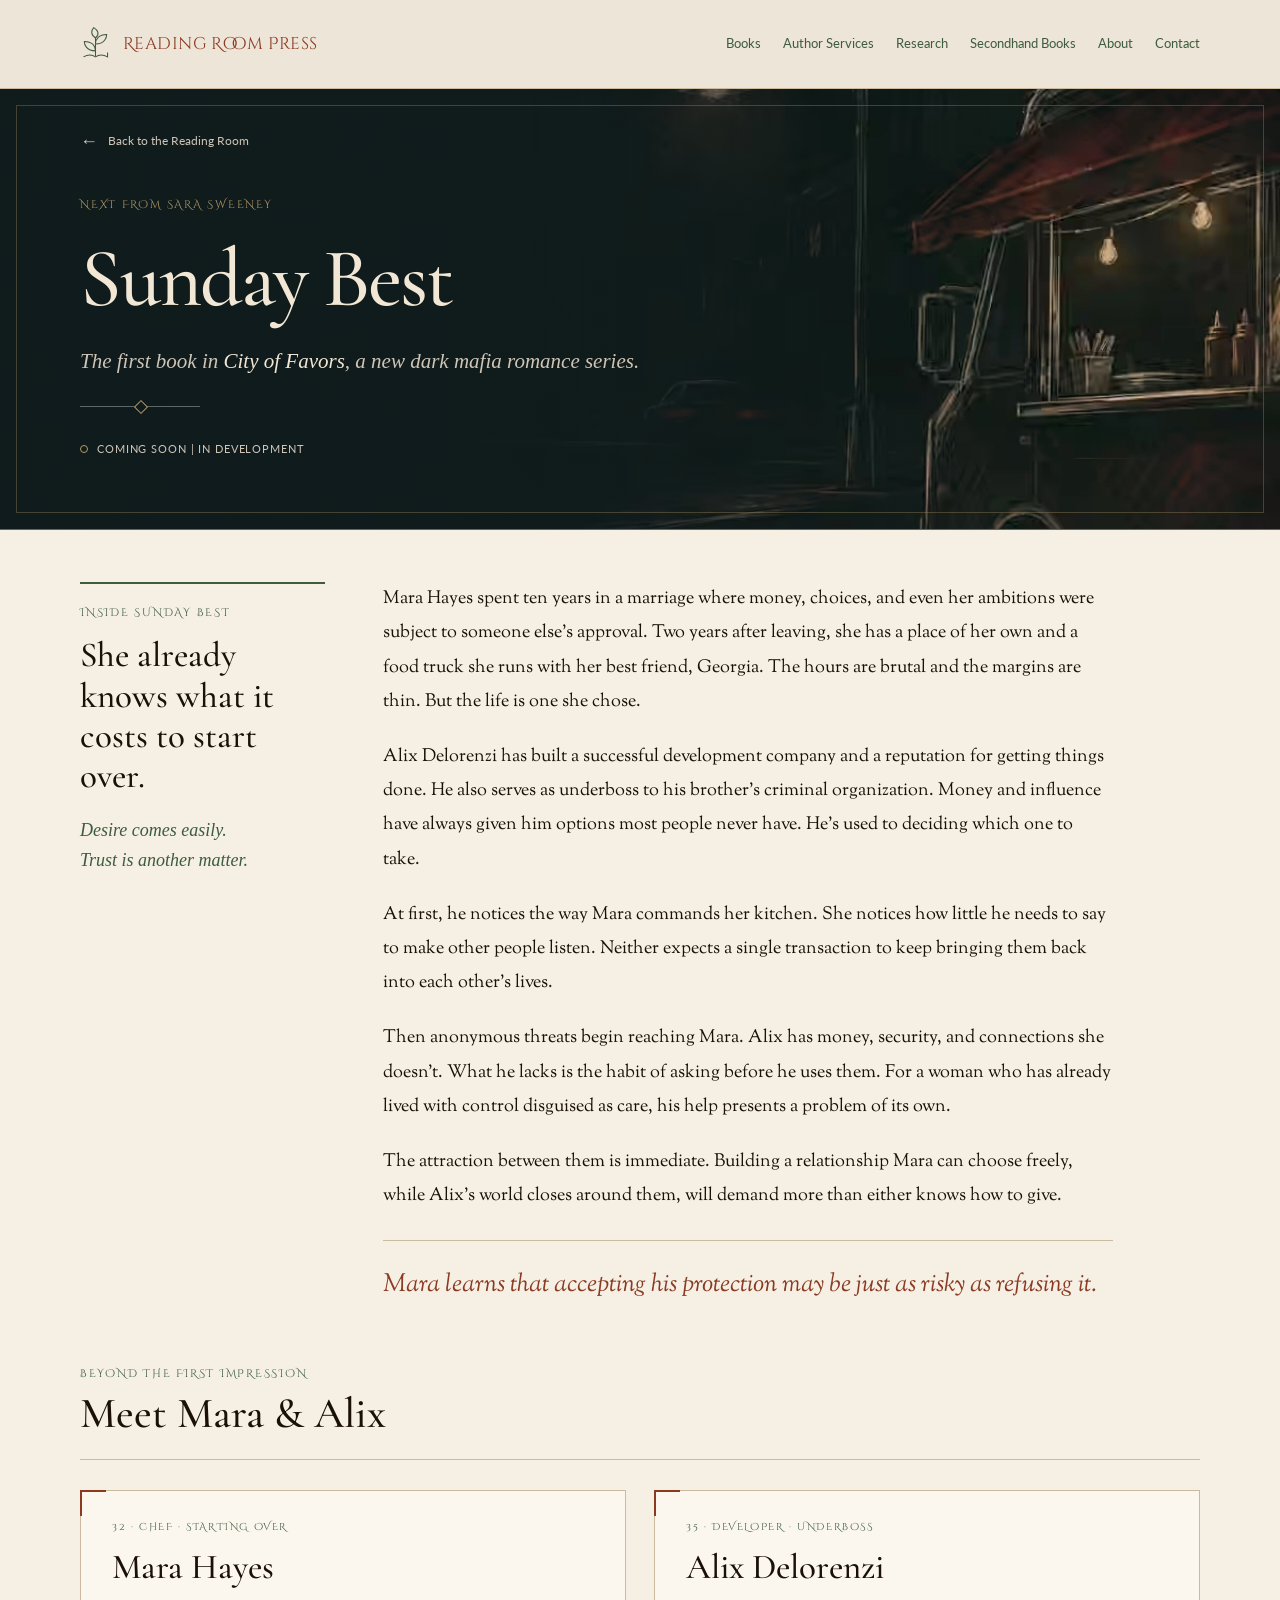
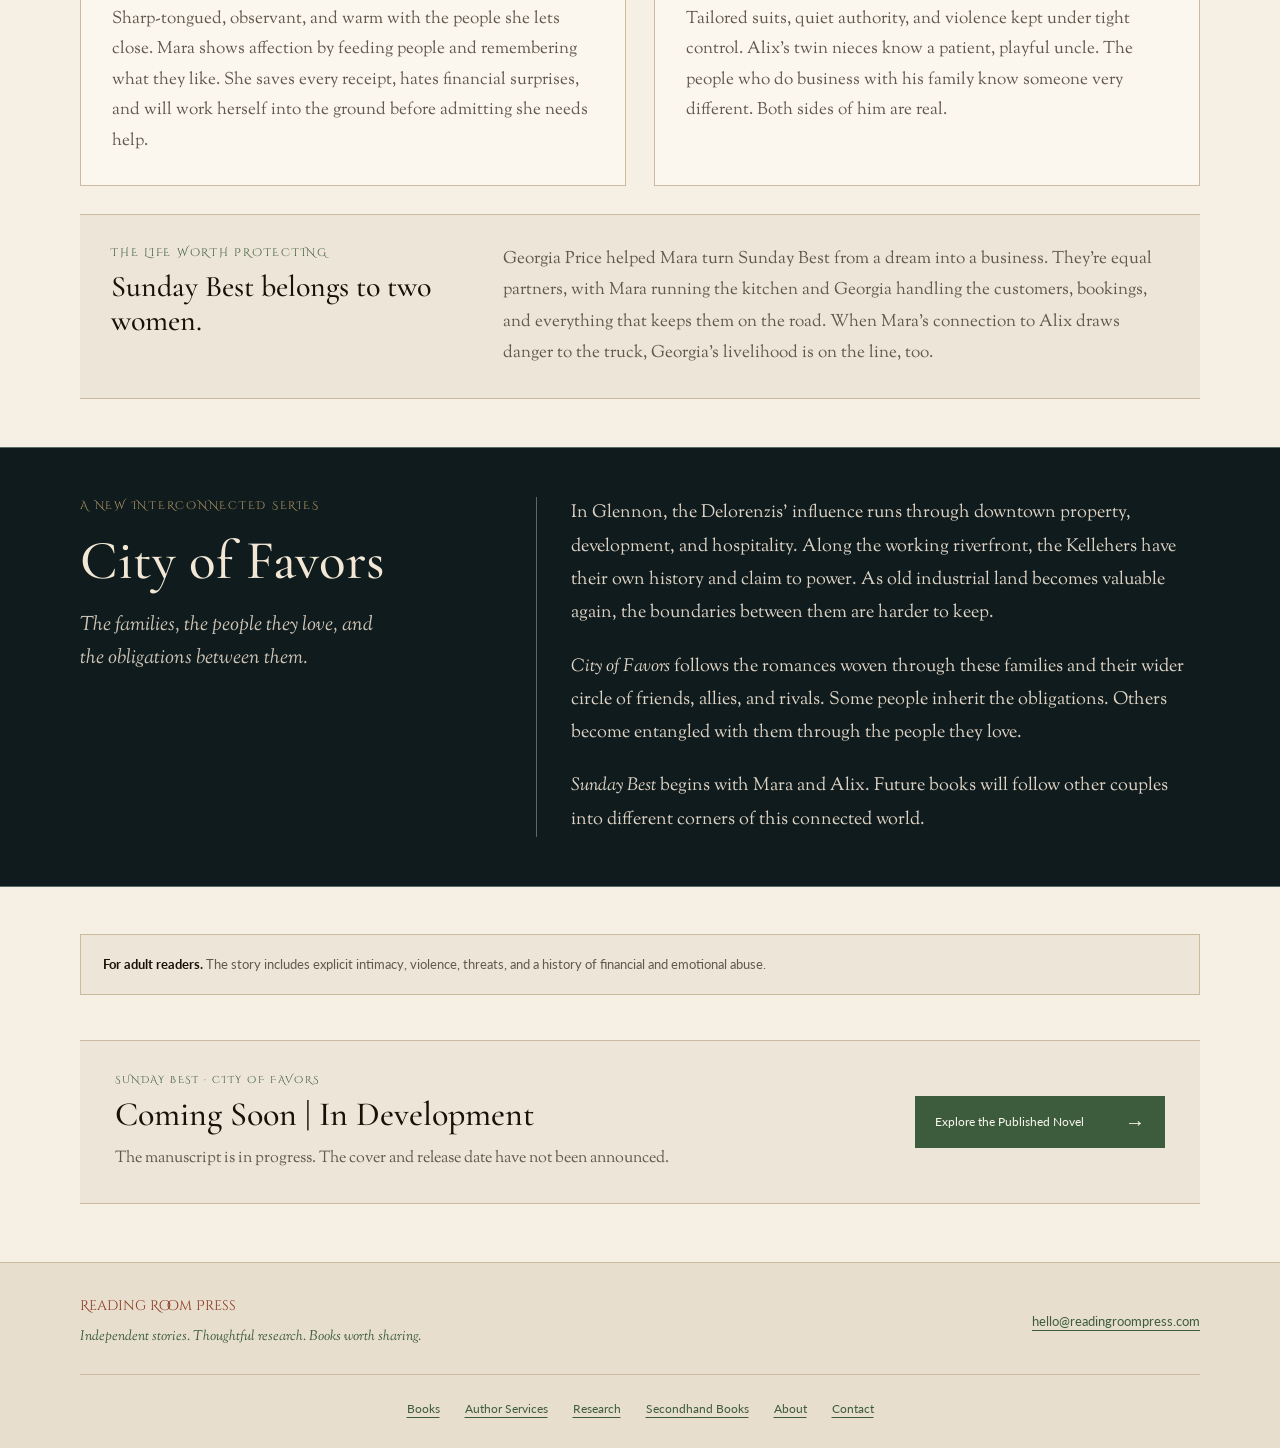
<file: next-novel.html>
<!doctype html><html lang="en"><head><meta charset="utf-8"/><meta content="width=device-width,initial-scale=1" name="viewport"/><meta content="Discover Sunday Best by Sara Sweeney: meet Mara Hayes and Alix Delorenzi and explore City of Favors, a new dark mafia romance series." name="description"/><title>Sunday Best | City of Favors | Sara Sweeney</title><link href="favicon.png" rel="icon"/><link href="https://fonts.googleapis.com" rel="preconnect"/><link crossorigin="" href="https://fonts.gstatic.com" rel="preconnect"/><link href="https://fonts.googleapis.com/css2?family=Cormorant+Garamond:ital,wght@0,400;0,500;0,600;1,400;1,500&amp;family=IM+Fell+English:ital@0;1&amp;family=Cinzel+Decorative:wght@400;700&amp;family=Sorts+Mill+Goudy:ital@0;1&amp;family=Lato:wght@400;700&amp;display=swap" rel="stylesheet"/><link href="reading-room-services.css" rel="stylesheet"/><link href="reading-room-home.css" rel="stylesheet"/><link href="next-novel.css" rel="stylesheet"/><meta content="noindex,nofollow" name="robots"/><link rel="stylesheet" href="night-sketch.css"></head><body><a class="skip" href="#main">Skip to content</a><header class="site-header"><div class="wrap masthead"><a class="brand" href="index.html"><svg aria-hidden="true" fill="none" viewbox="0 0 36 40"><path d="M18 34V12m0 16C7 28 5 20 5 17c9 0 13 5 13 11Zm0-8c11 0 13-8 13-11-9 0-13 5-13 11ZM4 35c5-3 10-3 14 0 4-3 9-3 14 0v-5" stroke="currentColor" stroke-width="1.2"></path><path d="M18 13c-6-4-5-9-2-12 5 3 7 8 2 12Z" stroke="currentColor" stroke-width="1.2"></path></svg><span>Reading Room Press</span></a><nav aria-label="Main navigation" class="site-nav"><a href="index.html#featured-book">Books</a><a href="authors-desk.html">Author Services</a><a href="research-room.html">Research</a><a href="secondhand-shelf.html">Secondhand Books</a><a href="index.html#about">About</a><a href="index.html#contact">Contact</a></nav></div></header>
<main id="main">
<section class="next-hero" aria-labelledby="upcoming-title"><div class="wrap"><div class="next-back-row"><a class="next-backlink" href="index.html#next-novel">Back to the Reading Room</a></div><div class="next-hero-inner"><p class="eyebrow">Next from Sara Sweeney</p><h1 id="upcoming-title" tabindex="-1">Sunday Best</h1><p class="next-subtitle">The first book in <em>City of Favors</em>, a new dark mafia romance series.</p><div class="next-divider" aria-hidden="true"></div><p class="next-progress">Coming Soon | In Development</p></div></div></section>
<section class="wrap next-full-story" aria-labelledby="next-story-heading"><div class="next-story-layout">
<div class="next-story-aside"><p class="eyebrow">Inside Sunday Best</p><h2 id="next-story-heading">She already knows what it costs to start over.</h2><p>Desire comes easily.<br>Trust is another matter.</p></div>
<div class="next-synopsis">
<p>Mara Hayes spent ten years in a marriage where money, choices, and even her ambitions were subject to someone else’s approval. Two years after leaving, she has a place of her own and a food truck she runs with her best friend, Georgia. The hours are brutal and the margins are thin. But the life is one she chose.</p>
<p>Alix Delorenzi has built a successful development company and a reputation for getting things done. He also serves as underboss to his brother’s criminal organization. Money and influence have always given him options most people never have. He’s used to deciding which one to take.</p>
<p>At first, he notices the way Mara commands her kitchen. She notices how little he needs to say to make other people listen. Neither expects a single transaction to keep bringing them back into each other’s lives.</p>
<p>Then anonymous threats begin reaching Mara. Alix has money, security, and connections she doesn’t. What he lacks is the habit of asking before he uses them. For a woman who has already lived with control disguised as care, his help presents a problem of its own.</p>
<p>The attraction between them is immediate. Building a relationship Mara can choose freely, while Alix’s world closes around them, will demand more than either knows how to give.</p>
<p class="next-last-line">Mara learns that accepting his protection may be just as risky as refusing it.</p>
</div></div></section>
<section class="wrap next-full-people" aria-labelledby="next-people-heading"><div class="section-heading"><div><p class="eyebrow">Beyond the first impression</p><h2 id="next-people-heading">Meet Mara &amp; Alix</h2></div></div>
<div class="next-character-grid">
<article class="next-character"><p class="eyebrow">32 · Chef · Starting over</p><h3>Mara Hayes</h3><p>Sharp-tongued, observant, and warm with the people she lets close. Mara shows affection by feeding people and remembering what they like. She saves every receipt, hates financial surprises, and will work herself into the ground before admitting she needs help.</p></article>
<article class="next-character"><p class="eyebrow">35 · Developer · Underboss</p><h3>Alix Delorenzi</h3><p>Tailored suits, quiet authority, and violence kept under tight control. Alix’s twin nieces know a patient, playful uncle. The people who do business with his family know someone very different. Both sides of him are real.</p></article>
</div>
<aside class="next-life" aria-labelledby="next-life-heading"><div><p class="eyebrow">The life worth protecting</p><h3 id="next-life-heading">Sunday Best belongs to two women.</h3></div><p>Georgia Price helped Mara turn Sunday Best from a dream into a business. They’re equal partners, with Mara running the kitchen and Georgia handling the customers, bookings, and everything that keeps them on the road. When Mara’s connection to Alix draws danger to the truck, Georgia’s livelihood is on the line, too.</p></aside>
</section>
<section class="next-series-band" aria-labelledby="next-series-heading"><div class="wrap next-series-layout">
<div><p class="eyebrow">A new interconnected series</p><h2 id="next-series-heading">City of Favors</h2><p class="next-series-sub">The families, the people they love, and the obligations between them.</p></div>
<div class="next-series-body"><p>In Glennon, the Delorenzis’ influence runs through downtown property, development, and hospitality. Along the working riverfront, the Kellehers have their own history and claim to power. As old industrial land becomes valuable again, the boundaries between them are harder to keep.</p><p><em>City of Favors</em> follows the romances woven through these families and their wider circle of friends, allies, and rivals. Some people inherit the obligations. Others become entangled with them through the people they love.</p><p><em>Sunday Best</em> begins with Mara and Alix. Future books will follow other couples into different corners of this connected world.</p></div>
</div></section>
<aside class="wrap next-reader-section" aria-label="Content warning">
<p class="next-reader-note"><strong>For adult readers.</strong> The story includes explicit intimacy, violence, threats, and a history of financial and emotional abuse.</p>
</aside>
<section class="wrap next-status next-full-status" aria-labelledby="next-status-heading"><div class="next-status-box"><div><p class="eyebrow">Sunday Best · City of Favors</p><h2 id="next-status-heading">Coming Soon | In Development</h2><p>The manuscript is in progress. The cover and release date have not been announced.</p></div><a class="btn secondary" href="index.html#featured-book">Explore the Published Novel</a></div></section>
</main>
<footer class="site-footer"><div class="wrap footer-inner"><div><a class="footer-title" href="index.html">Reading Room Press</a><p class="footer-caption">Independent stories. Thoughtful research. Books worth sharing.</p></div><p class="footer-contact"><a href="mailto:hello@readingroompress.com">hello@readingroompress.com</a></p></div><nav aria-label="Footer navigation" class="wrap footer-nav"><a href="index.html#featured-book">Books</a><a href="authors-desk.html">Author Services</a><a href="research-room.html">Research</a><a href="secondhand-shelf.html">Secondhand Books</a><a href="index.html#about">About</a><a href="index.html#contact">Contact</a></nav></footer></body></html>
</file>
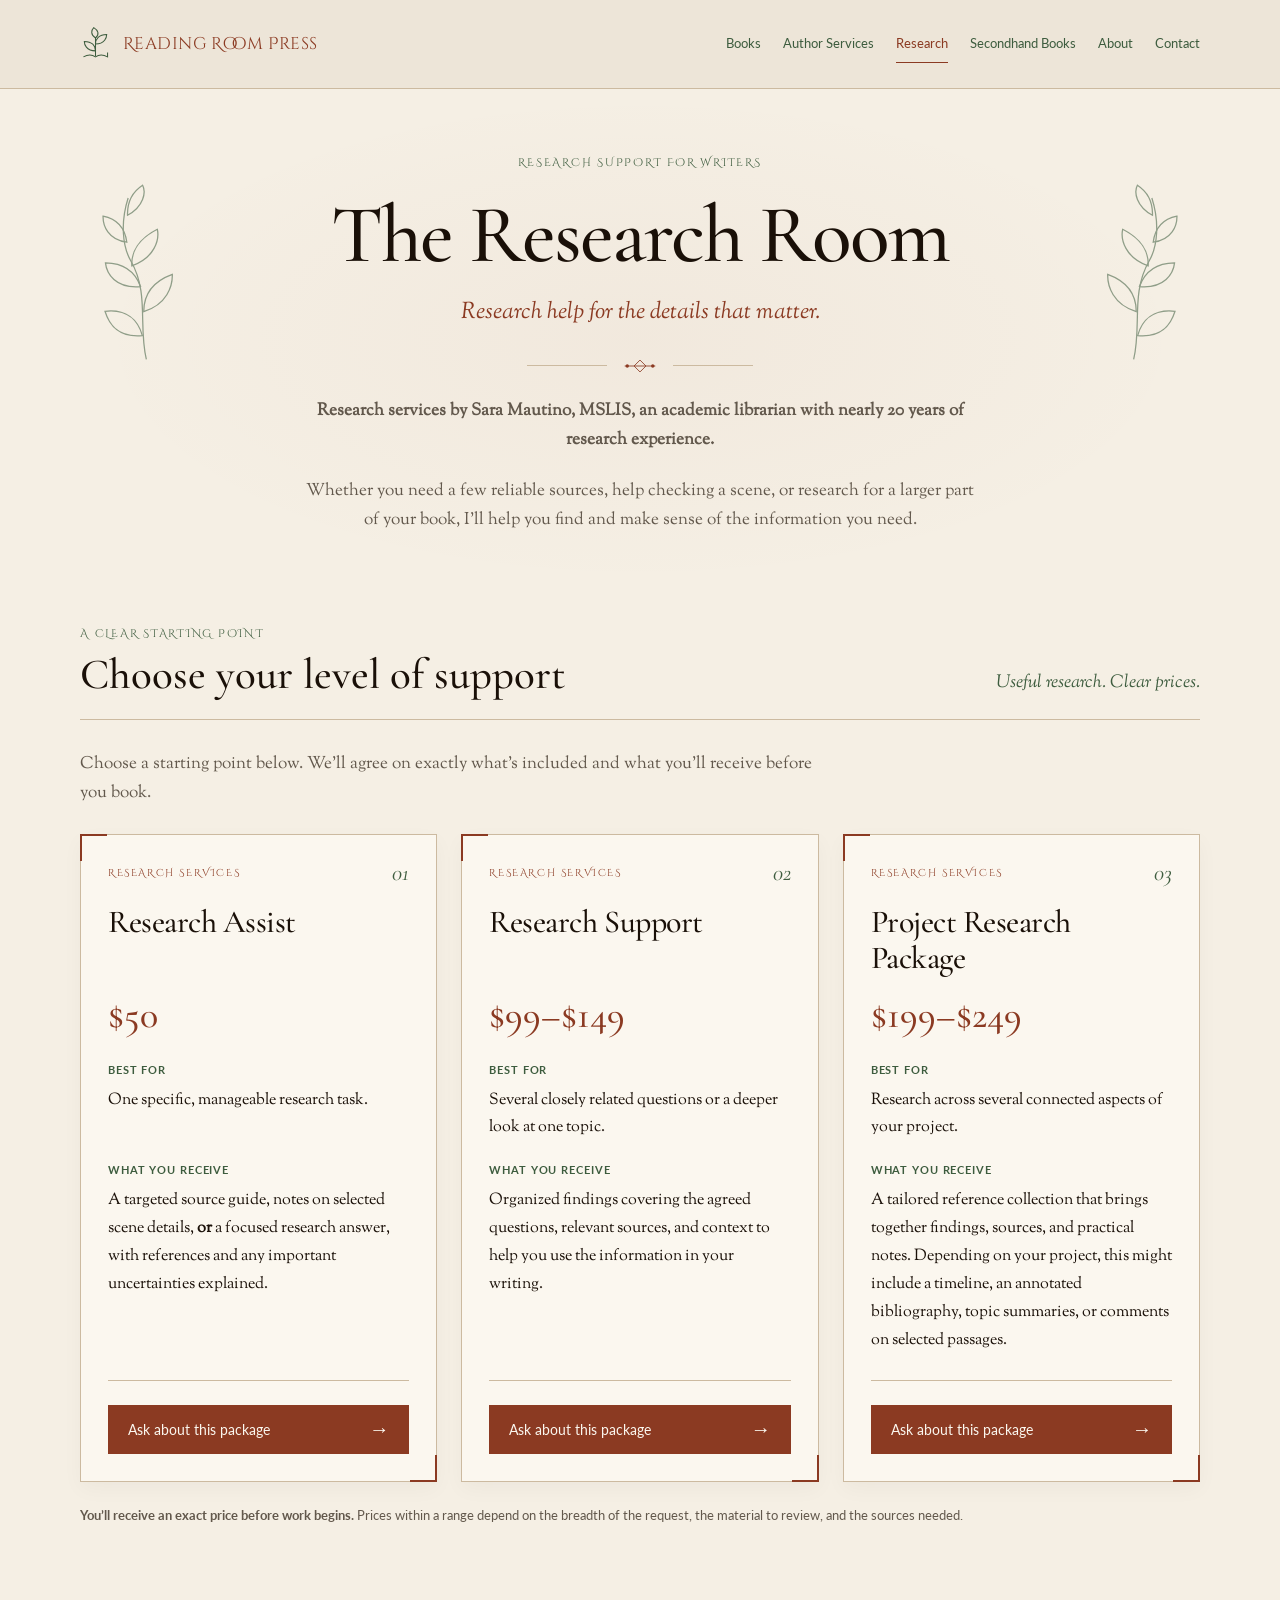
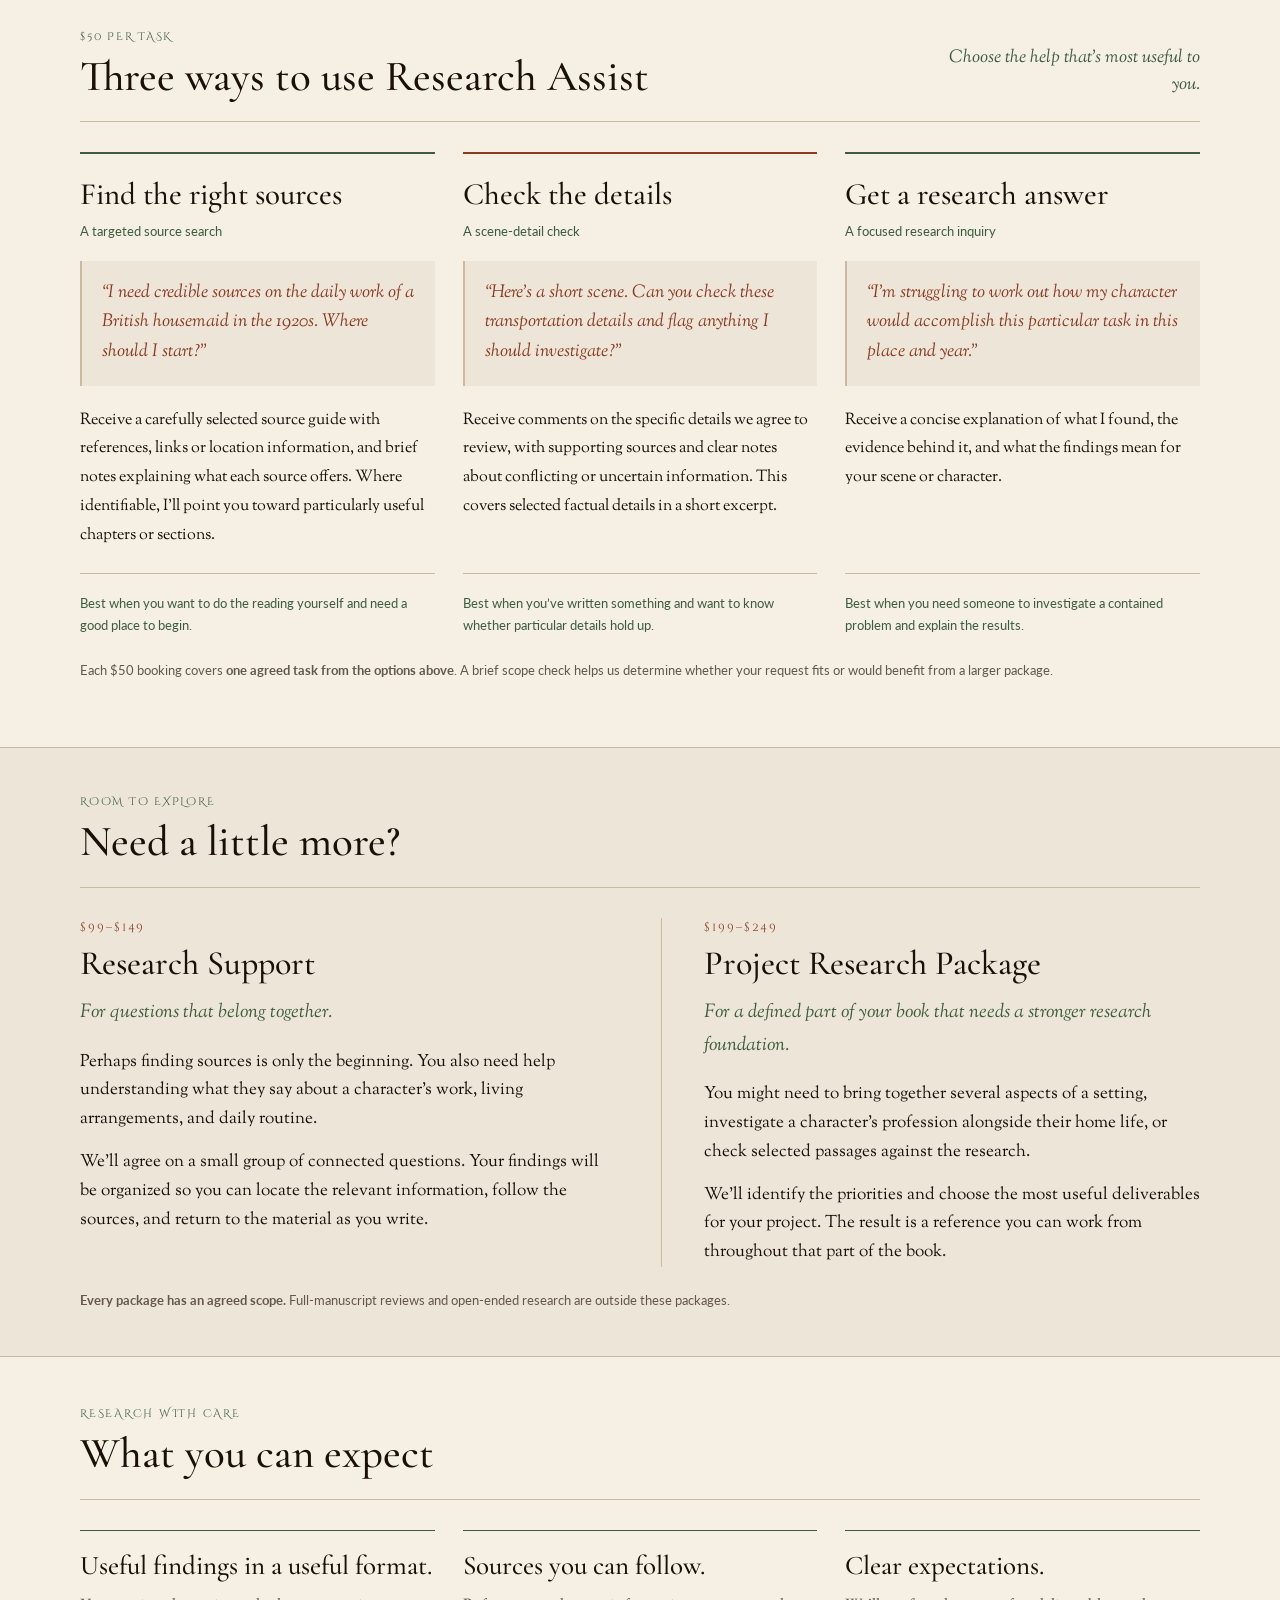
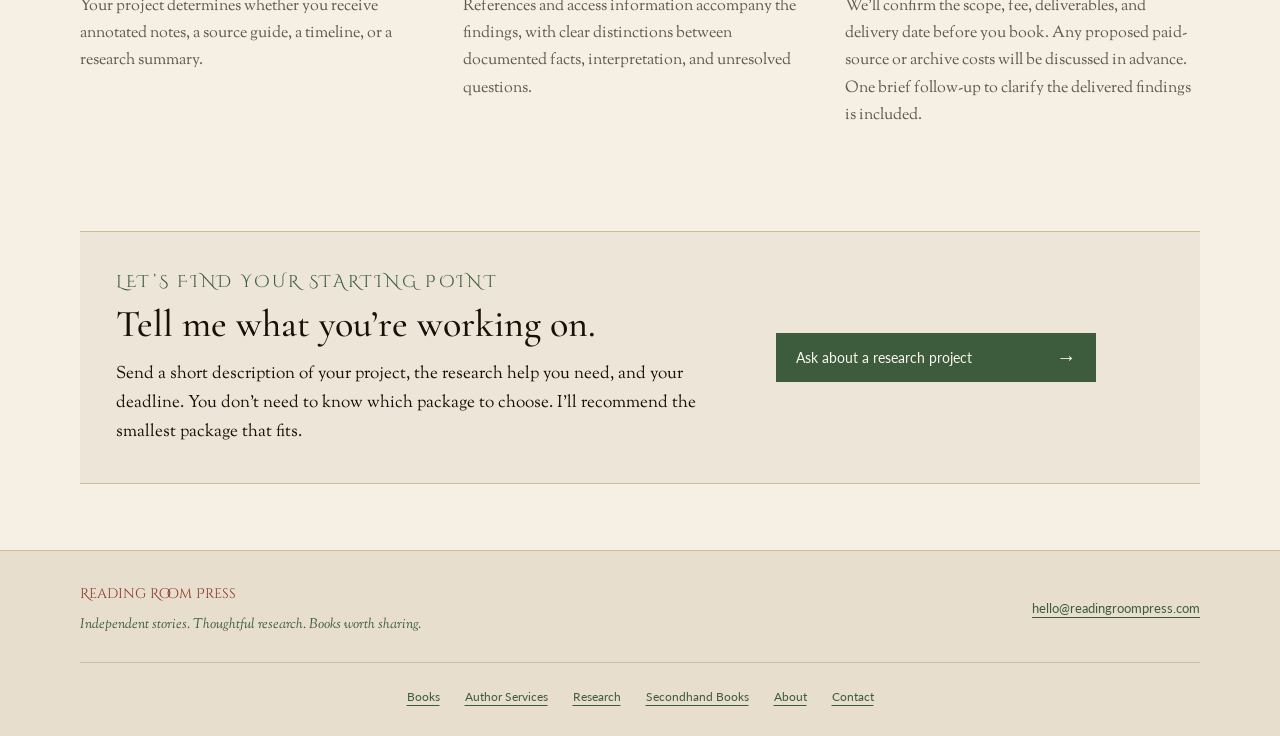
<file: research-room.html>
<!DOCTYPE html>

<html lang="en">
<head>
<meta charset="utf-8"/>
<meta content="width=device-width,initial-scale=1" name="viewport"/>
<meta content="Research services by Sara Mautino, MSLIS, an academic librarian with nearly 20 years of research experience. Packages from $50 to $249." name="description"/>
<title>The Research Room | Reading Room Press</title>
<link href="https://fonts.googleapis.com" rel="preconnect"/>
<link crossorigin="" href="https://fonts.gstatic.com" rel="preconnect"/>
<link href="https://fonts.googleapis.com/css2?family=Cormorant+Garamond:ital,wght@0,400;0,500;0,600;1,400;1,500&amp;family=IM+Fell+English:ital@0;1&amp;family=Cinzel+Decorative:wght@400;700&amp;family=Sorts+Mill+Goudy:ital@0;1&amp;family=Lato:wght@400;700&amp;display=swap" rel="stylesheet"/>
<link href="reading-room-services.css" rel="stylesheet"/>
<link href="research-packages.css" rel="stylesheet"/>
<link href="reading-room-home.css" rel="stylesheet"/></head>
<body>
<a class="skip" href="#main">Skip to content</a>
<header class="site-header"><div class="wrap masthead"><a class="brand" href="index.html"><svg aria-hidden="true" fill="none" viewbox="0 0 36 40"><path d="M18 34V12m0 16C7 28 5 20 5 17c9 0 13 5 13 11Zm0-8c11 0 13-8 13-11-9 0-13 5-13 11ZM4 35c5-3 10-3 14 0 4-3 9-3 14 0v-5" stroke="currentColor" stroke-width="1.2"></path><path d="M18 13c-6-4-5-9-2-12 5 3 7 8 2 12Z" stroke="currentColor" stroke-width="1.2"></path></svg><span>Reading Room Press</span></a><nav aria-label="Main navigation" class="site-nav"><a href="index.html#featured-book">Books</a><a href="authors-desk.html">Author Services</a><a aria-current="page" href="research-room.html">Research</a><a href="secondhand-shelf.html">Secondhand Books</a><a href="index.html#about">About</a><a href="index.html#contact">Contact</a></nav></div></header>
<main id="main">
<div class="wrap hero"><div class="hero-sprig"><svg aria-hidden="true" fill="none" viewbox="0 0 100 180" xmlns="http://www.w3.org/2000/svg"><g stroke="currentColor" stroke-width="1.2"><path d="M46 168C45 135 62 107 51 73C46 58 49 35 61 14"></path><path d="M47 145C22 142 18 126 17 115C37 117 46 129 47 145ZM53 123C76 121 85 105 87 94C66 97 56 109 53 123ZM55 99C31 96 26 80 27 70C45 74 53 85 55 99ZM51 78C74 75 82 59 82 49C63 54 53 65 51 78ZM51 55C34 49 32 35 34 26C48 32 52 42 51 55ZM57 30C74 25 79 12 77 5C64 10 59 19 57 30Z"></path></g></svg></div><div class="hero-sprig right"><svg aria-hidden="true" fill="none" viewbox="0 0 100 180" xmlns="http://www.w3.org/2000/svg"><g stroke="currentColor" stroke-width="1.2"><path d="M46 168C45 135 62 107 51 73C46 58 49 35 61 14"></path><path d="M47 145C22 142 18 126 17 115C37 117 46 129 47 145ZM53 123C76 121 85 105 87 94C66 97 56 109 53 123ZM55 99C31 96 26 80 27 70C45 74 53 85 55 99ZM51 78C74 75 82 59 82 49C63 54 53 65 51 78ZM51 55C34 49 32 35 34 26C48 32 52 42 51 55ZM57 30C74 25 79 12 77 5C64 10 59 19 57 30Z"></path></g></svg></div><p class="eyebrow">Research support for writers</p><h1 id="research-title" tabindex="-1">The Research Room</h1><p class="lead">Research help for the details that matter.</p><div aria-hidden="true" class="ornament"><svg fill="none" viewbox="0 0 40 20"><path d="M2 10h36M20 3l7 7-7 7-7-7Z" stroke="currentColor"></path><circle cx="5" cy="10" fill="currentColor" r="2"></circle><circle cx="35" cy="10" fill="currentColor" r="2"></circle></svg></div><p class="hero-copy"><strong>Research services by Sara Mautino, MSLIS, an academic librarian with nearly 20 years of research experience.</strong></p><p class="hero-copy">Whether you need a few reliable sources, help checking a scene, or research for a larger part of your book, I’ll help you find and make sense of the information you need.</p></div>
<section aria-labelledby="research-packages-heading" class="section wrap">
<div class="section-heading"><div><p class="eyebrow">A clear starting point</p><h2 id="research-packages-heading">Choose your level of support</h2></div><p class="aside">Useful research. Clear prices.</p></div>
<p class="research-intro">Choose a starting point below. We’ll agree on exactly what’s included and what you’ll receive before you book.</p>
<div class="research-pricing">
<article aria-labelledby="research-plan-1" class="service-card research-plan">
<div class="card-top"><p class="eyebrow">Research services</p><span aria-hidden="true" class="number">01</span></div>
<h3 id="research-plan-1">Research Assist</h3>
<p class="price">$50</p>
<p class="plan-fit"><strong class="plan-label">Best for</strong>One specific, manageable research task.</p>
<div class="plan-delivery"><p class="plan-label">What you receive</p><p>A targeted source guide, notes on selected scene details, <strong>or</strong> a focused research answer, with references and any important uncertainties explained.</p></div>
<div class="card-action"><a aria-label="Ask about Research Assist" class="btn" href="mailto:hello@readingroompress.com?subject=Research%20Assist%20Inquiry">Ask about this package</a></div>
</article>
<article aria-labelledby="research-plan-2" class="service-card research-plan">
<div class="card-top"><p class="eyebrow">Research services</p><span aria-hidden="true" class="number">02</span></div>
<h3 id="research-plan-2">Research Support</h3>
<p class="price">$99–$149</p>
<p class="plan-fit"><strong class="plan-label">Best for</strong>Several closely related questions or a deeper look at one topic.</p>
<div class="plan-delivery"><p class="plan-label">What you receive</p><p>Organized findings covering the agreed questions, relevant sources, and context to help you use the information in your writing.</p></div>
<div class="card-action"><a aria-label="Ask about Research Support" class="btn" href="mailto:hello@readingroompress.com?subject=Research%20Support%20Inquiry">Ask about this package</a></div>
</article>
<article aria-labelledby="research-plan-3" class="service-card research-plan">
<div class="card-top"><p class="eyebrow">Research services</p><span aria-hidden="true" class="number">03</span></div>
<h3 id="research-plan-3">Project Research Package</h3>
<p class="price">$199–$249</p>
<p class="plan-fit"><strong class="plan-label">Best for</strong>Research across several connected aspects of your project.</p>
<div class="plan-delivery"><p class="plan-label">What you receive</p><p>A tailored reference collection that brings together findings, sources, and practical notes. Depending on your project, this might include a timeline, an annotated bibliography, topic summaries, or comments on selected passages.</p></div>
<div class="card-action"><a aria-label="Ask about Project Research Package" class="btn" href="mailto:hello@readingroompress.com?subject=Project%20Research%20Package%20Inquiry">Ask about this package</a></div>
</article>
</div>
<p class="below-note"><strong>You’ll receive an exact price before work begins.</strong> Prices within a range depend on the breadth of the request, the material to review, and the sources needed.</p>
</section>
<section aria-labelledby="research-assist-heading" class="section wrap">
<div class="section-heading"><div><p class="eyebrow">$50 per task</p><h2 id="research-assist-heading">Three ways to use Research Assist</h2></div><p class="aside">Choose the help that’s most useful to you.</p></div>
<div class="research-examples">
<article aria-labelledby="research-example-1" class="research-example">
<h3 id="research-example-1">Find the right sources</h3>
<p class="example-type">A targeted source search</p>
<blockquote><p>“I need credible sources on the daily work of a British housemaid in the 1920s. Where should I start?”</p></blockquote>
<p class="example-output">Receive a carefully selected source guide with references, links or location information, and brief notes explaining what each source offers. Where identifiable, I’ll point you toward particularly useful chapters or sections.</p>
<p class="example-best">Best when you want to do the reading yourself and need a good place to begin.</p>
</article>
<article aria-labelledby="research-example-2" class="research-example">
<h3 id="research-example-2">Check the details</h3>
<p class="example-type">A scene-detail check</p>
<blockquote><p>“Here’s a short scene. Can you check these transportation details and flag anything I should investigate?”</p></blockquote>
<p class="example-output">Receive comments on the specific details we agree to review, with supporting sources and clear notes about conflicting or uncertain information. This covers selected factual details in a short excerpt.</p>
<p class="example-best">Best when you’ve written something and want to know whether particular details hold up.</p>
</article>
<article aria-labelledby="research-example-3" class="research-example">
<h3 id="research-example-3">Get a research answer</h3>
<p class="example-type">A focused research inquiry</p>
<blockquote><p>“I’m struggling to work out how my character would accomplish this particular task in this place and year.”</p></blockquote>
<p class="example-output">Receive a concise explanation of what I found, the evidence behind it, and what the findings mean for your scene or character.</p>
<p class="example-best">Best when you need someone to investigate a contained problem and explain the results.</p>
</article>
</div>
<p class="below-note">Each $50 booking covers <strong>one agreed task from the options above</strong>. A brief scope check helps us determine whether your request fits or would benefit from a larger package.</p>
</section>
<section aria-labelledby="research-expanded-heading" class="research-expanded-band"><div class="wrap">
<div class="section-heading"><div><p class="eyebrow">Room to explore</p><h2 id="research-expanded-heading">Need a little more?</h2></div></div>
<div class="research-expanded">
<article><p class="eyebrow">$99–$149</p><h3>Research Support</h3><p class="expanded-lead">For questions that belong together.</p><p>Perhaps finding sources is only the beginning. You also need help understanding what they say about a character’s work, living arrangements, and daily routine.</p><p>We’ll agree on a small group of connected questions. Your findings will be organized so you can locate the relevant information, follow the sources, and return to the material as you write.</p></article>
<article><p class="eyebrow">$199–$249</p><h3>Project Research Package</h3><p class="expanded-lead">For a defined part of your book that needs a stronger research foundation.</p><p>You might need to bring together several aspects of a setting, investigate a character’s profession alongside their home life, or check selected passages against the research.</p><p>We’ll identify the priorities and choose the most useful deliverables for your project. The result is a reference you can work from throughout that part of the book.</p></article>
</div>
<p class="below-note"><strong>Every package has an agreed scope.</strong> Full-manuscript reviews and open-ended research are outside these packages.</p>
</div></section>
<section aria-labelledby="research-expectations-heading" class="section wrap research-expectations">
<div class="section-heading"><div><p class="eyebrow">Research with care</p><h2 id="research-expectations-heading">What you can expect</h2></div></div>
<div class="research-promises">
<article><h3>Useful findings in a useful format.</h3><p>Your project determines whether you receive annotated notes, a source guide, a timeline, or a research summary.</p></article>
<article><h3>Sources you can follow.</h3><p>References and access information accompany the findings, with clear distinctions between documented facts, interpretation, and unresolved questions.</p></article>
<article><h3>Clear expectations.</h3><p>We’ll confirm the scope, fee, deliverables, and delivery date before you book. Any proposed paid-source or archive costs will be discussed in advance. One brief follow-up to clarify the delivered findings is included.</p></article>
</div>
</section>
<section aria-labelledby="research-inquiry-heading" class="section wrap"><div class="inquiry-panel research-inquiry">
<div><p class="eyebrow">Let’s find your starting point</p><h2 id="research-inquiry-heading">Tell me what you’re working on.</h2><p>Send a short description of your project, the research help you need, and your deadline. You don’t need to know which package to choose. I’ll recommend the smallest package that fits.</p></div>
<div class="inquiry-action"><a class="btn secondary" href="mailto:hello@readingroompress.com?subject=Research%20Project%20Inquiry">Ask about a research project</a></div>
</div></section>
</main>
<footer class="site-footer"><div class="wrap footer-inner"><div><a class="footer-title" href="index.html">Reading Room Press</a><p class="footer-caption">Independent stories. Thoughtful research. Books worth sharing.</p></div><p class="footer-contact"><a href="mailto:hello@readingroompress.com">hello@readingroompress.com</a></p></div><nav aria-label="Footer navigation" class="wrap footer-nav"><a href="index.html#featured-book">Books</a><a href="authors-desk.html">Author Services</a><a href="research-room.html">Research</a><a href="secondhand-shelf.html">Secondhand Books</a><a href="index.html#about">About</a><a href="index.html#contact">Contact</a></nav></footer>
</body>
</html>
</file>
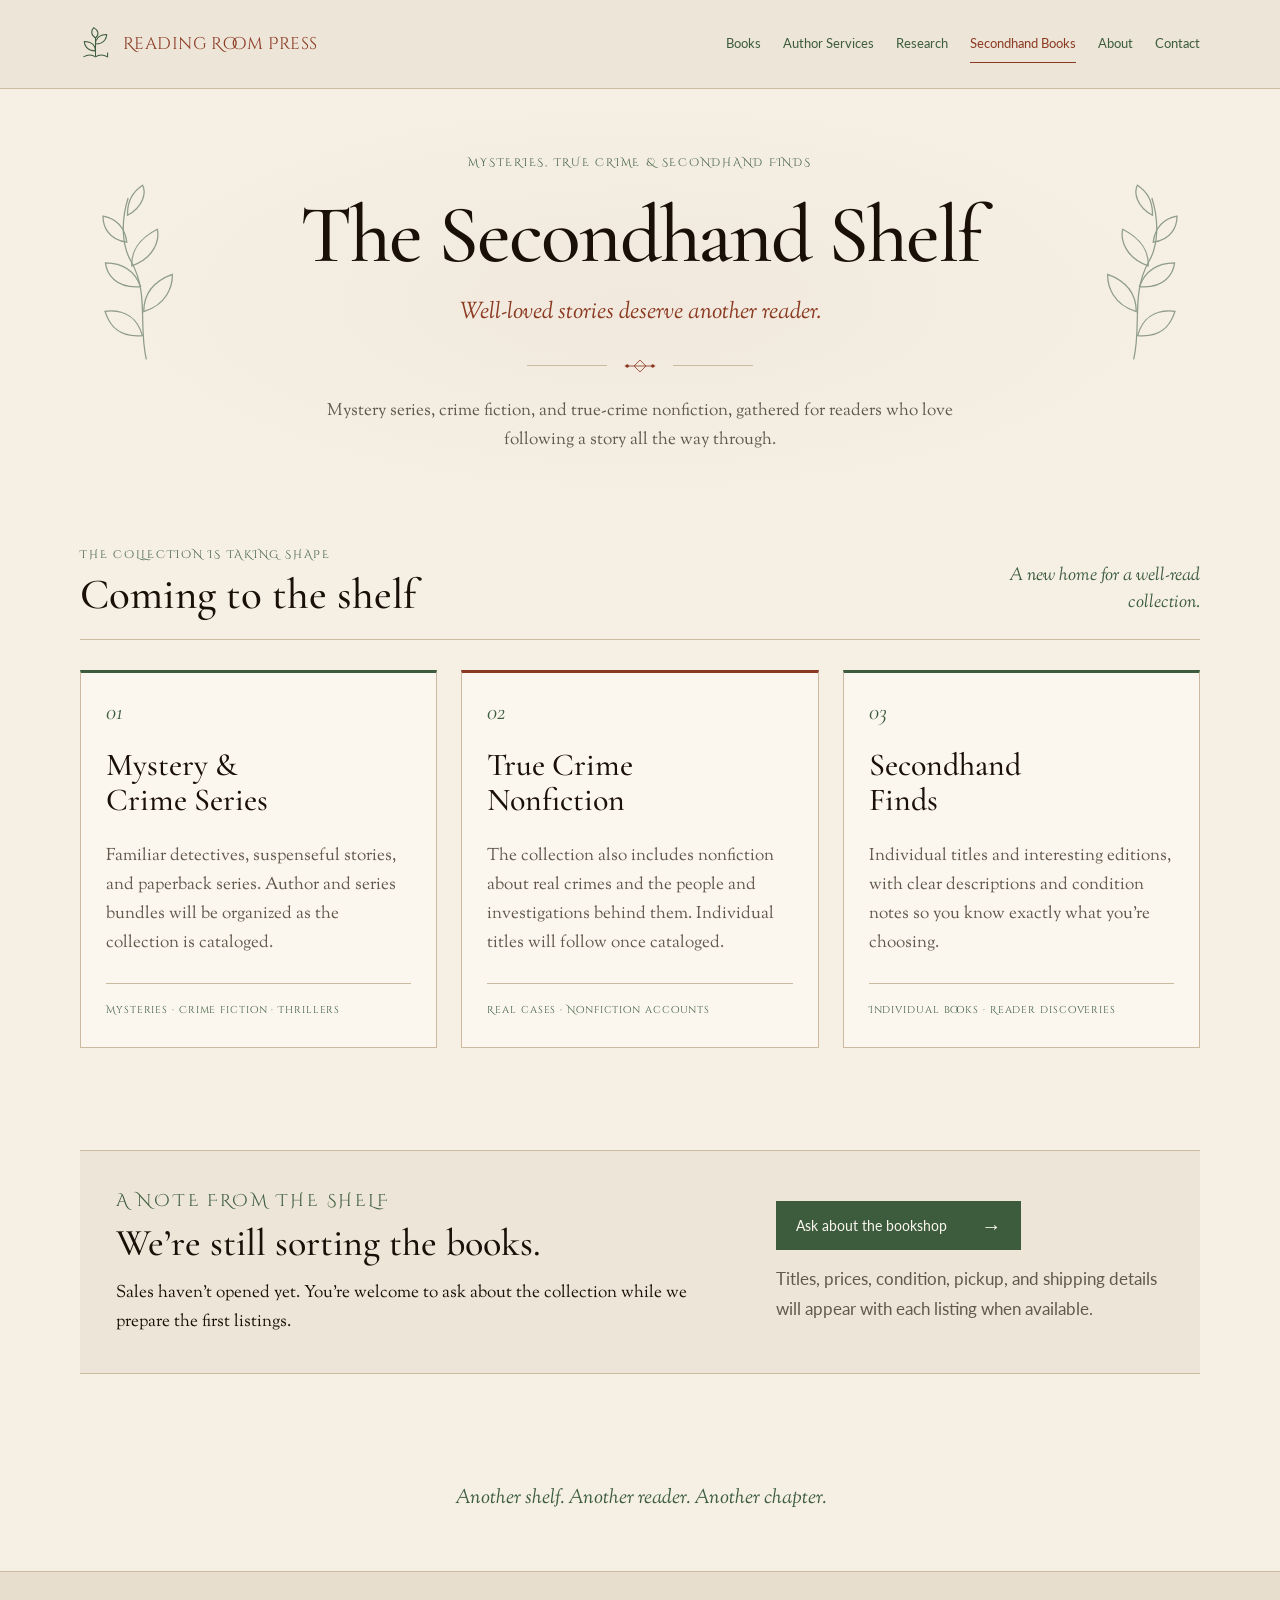
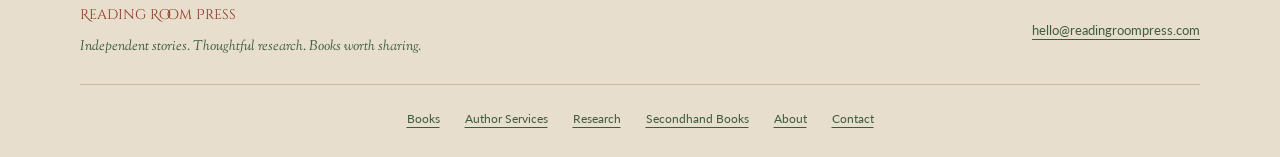
<file: secondhand-shelf.html>
<!DOCTYPE html>

<html lang="en">
<head>
<meta charset="utf-8"/>
<meta content="width=device-width,initial-scale=1" name="viewport"/>
<meta content="Curated secondhand mystery series, crime fiction, and true-crime nonfiction." name="description"/>
<title>The Secondhand Shelf | Reading Room Press</title>
<link href="https://fonts.googleapis.com" rel="preconnect"/>
<link crossorigin="" href="https://fonts.gstatic.com" rel="preconnect"/>
<link href="https://fonts.googleapis.com/css2?family=Cormorant+Garamond:ital,wght@0,400;0,500;0,600;1,400;1,500&amp;family=IM+Fell+English:ital@0;1&amp;family=Cinzel+Decorative:wght@400;700&amp;family=Sorts+Mill+Goudy:ital@0;1&amp;family=Lato:wght@400;700&amp;display=swap" rel="stylesheet"/>
<link href="reading-room-services.css" rel="stylesheet"/>
<link href="reading-room-home.css" rel="stylesheet"/></head>
<body>
<a class="skip" href="#main">Skip to content</a>
<header class="site-header"><div class="wrap masthead"><a class="brand" href="index.html"><svg aria-hidden="true" fill="none" viewbox="0 0 36 40"><path d="M18 34V12m0 16C7 28 5 20 5 17c9 0 13 5 13 11Zm0-8c11 0 13-8 13-11-9 0-13 5-13 11ZM4 35c5-3 10-3 14 0 4-3 9-3 14 0v-5" stroke="currentColor" stroke-width="1.2"></path><path d="M18 13c-6-4-5-9-2-12 5 3 7 8 2 12Z" stroke="currentColor" stroke-width="1.2"></path></svg><span>Reading Room Press</span></a><nav aria-label="Main navigation" class="site-nav"><a href="index.html#featured-book">Books</a><a href="authors-desk.html">Author Services</a><a href="research-room.html">Research</a><a aria-current="page" href="secondhand-shelf.html">Secondhand Books</a><a href="index.html#about">About</a><a href="index.html#contact">Contact</a></nav></div></header>
<main id="main">
<div class="wrap hero"><div class="hero-sprig"><svg aria-hidden="true" fill="none" viewbox="0 0 100 180" xmlns="http://www.w3.org/2000/svg"><g stroke="currentColor" stroke-width="1.2"><path d="M46 168C45 135 62 107 51 73C46 58 49 35 61 14"></path><path d="M47 145C22 142 18 126 17 115C37 117 46 129 47 145ZM53 123C76 121 85 105 87 94C66 97 56 109 53 123ZM55 99C31 96 26 80 27 70C45 74 53 85 55 99ZM51 78C74 75 82 59 82 49C63 54 53 65 51 78ZM51 55C34 49 32 35 34 26C48 32 52 42 51 55ZM57 30C74 25 79 12 77 5C64 10 59 19 57 30Z"></path></g></svg></div><div class="hero-sprig right"><svg aria-hidden="true" fill="none" viewbox="0 0 100 180" xmlns="http://www.w3.org/2000/svg"><g stroke="currentColor" stroke-width="1.2"><path d="M46 168C45 135 62 107 51 73C46 58 49 35 61 14"></path><path d="M47 145C22 142 18 126 17 115C37 117 46 129 47 145ZM53 123C76 121 85 105 87 94C66 97 56 109 53 123ZM55 99C31 96 26 80 27 70C45 74 53 85 55 99ZM51 78C74 75 82 59 82 49C63 54 53 65 51 78ZM51 55C34 49 32 35 34 26C48 32 52 42 51 55ZM57 30C74 25 79 12 77 5C64 10 59 19 57 30Z"></path></g></svg></div><p class="eyebrow">Mysteries, true crime &amp; secondhand finds</p><h1 id="shelf-title" tabindex="-1">The Secondhand Shelf</h1><p class="lead">Well-loved stories deserve another reader.</p><div aria-hidden="true" class="ornament"><svg fill="none" viewbox="0 0 40 20"><path d="M2 10h36M20 3l7 7-7 7-7-7Z" stroke="currentColor"></path><circle cx="5" cy="10" fill="currentColor" r="2"></circle><circle cx="35" cy="10" fill="currentColor" r="2"></circle></svg></div><p class="hero-copy">Mystery series, crime fiction, and true-crime nonfiction, gathered for readers who love following a story all the way through.</p></div>
<section class="section wrap"><div class="section-heading"><div><p class="eyebrow">The collection is taking shape</p><h2>Coming to the shelf</h2></div><p class="aside">A new home for a well-read collection.</p></div><div class="shelf-grid">
<article class="shelf-card"><span aria-hidden="true" class="number">01</span><h3>Mystery &amp;<br/>Crime Series</h3><p class="description">Familiar detectives, suspenseful stories, and paperback series. Author and series bundles will be organized as the collection is cataloged.</p><p class="shelf-label">Mysteries · Crime fiction · Thrillers</p></article>
<article class="shelf-card"><span aria-hidden="true" class="number">02</span><h3>True Crime<br/>Nonfiction</h3><p class="description">The collection also includes nonfiction about real crimes and the people and investigations behind them. Individual titles will follow once cataloged.</p><p class="shelf-label">Real cases · Nonfiction accounts</p></article>
<article class="shelf-card"><span aria-hidden="true" class="number">03</span><h3>Secondhand<br/>Finds</h3><p class="description">Individual titles and interesting editions, with clear descriptions and condition notes so you know exactly what you’re choosing.</p><p class="shelf-label">Individual books · Reader discoveries</p></article>
</div></section>
<section class="section wrap"><div class="inquiry-panel"><div><p class="eyebrow">A note from the shelf</p><h2>We’re still sorting the books.</h2><p>Sales haven’t opened yet. You’re welcome to ask about the collection while we prepare the first listings.</p></div><div class="inquiry-action"><a class="btn secondary" href="mailto:hello@readingroompress.com?subject=Secondhand%20Shelf%20Book%20Inquiry">Ask about the bookshop</a><p class="fine">Titles, prices, condition, pickup, and shipping details will appear with each listing when available.</p></div></div></section>
<div class="wrap closing"><p>Another shelf. Another reader. Another chapter.</p></div></main>
<footer class="site-footer"><div class="wrap footer-inner"><div><a class="footer-title" href="index.html">Reading Room Press</a><p class="footer-caption">Independent stories. Thoughtful research. Books worth sharing.</p></div><p class="footer-contact"><a href="mailto:hello@readingroompress.com">hello@readingroompress.com</a></p></div><nav aria-label="Footer navigation" class="wrap footer-nav"><a href="index.html#featured-book">Books</a><a href="authors-desk.html">Author Services</a><a href="research-room.html">Research</a><a href="secondhand-shelf.html">Secondhand Books</a><a href="index.html#about">About</a><a href="index.html#contact">Contact</a></nav></footer>
</body>
</html>
</file>
<file: reading-room-services.css>
/* Reading Room Press: literary services, research, and secondhand books. */
:root{--ink:#1a1008;--paper:#f5efe4;--paper-deep:#ede5d8;--card:#fbf7ef;--rust:#8b3a22;--moss:#3d5c3e;--muted:#62584c;--rule:#ccbaa0;--display:'Cormorant Garamond','EB Garamond',Georgia,serif;--body:'Sorts Mill Goudy',Georgia,serif;--ornamental:'Cinzel Decorative',Georgia,serif;--ui:'Lato',Arial,sans-serif}
*{box-sizing:border-box}html{scroll-behavior:smooth}body{margin:0;color:var(--ink);background:var(--paper);font:18px/1.7 var(--body)}[hidden]{display:none!important}a{color:var(--rust);text-underline-offset:4px}button,a{-webkit-tap-highlight-color:transparent}button{font:inherit}a:focus-visible,button:focus-visible{outline:3px solid var(--moss);outline-offset:5px}h1,h2,h3,p{margin:0}h1,h2,h3{font-family:var(--display);font-weight:500;line-height:1.08}p+p{margin-top:14px}svg{display:block}em{font-weight:inherit}a:hover{text-decoration-thickness:2px}.wrap{width:min(1120px,calc(100% - 64px));margin-inline:auto}.skip{position:fixed;top:-100px;left:16px;z-index:50;padding:10px 18px;background:var(--card)}.skip:focus{top:12px}
.site-header{background:var(--paper-deep);border-bottom:1px solid var(--rule)}.masthead{display:flex;justify-content:space-between;align-items:center;gap:24px;padding-block:25px}.brand{display:flex;align-items:center;gap:12px;text-decoration:none;color:var(--rust);font:400 17px/1.3 var(--ornamental);letter-spacing:.025em;flex-shrink:0}.brand svg{width:31px;height:36px;color:var(--moss)}.site-nav{display:flex;align-items:center;justify-content:center;flex-wrap:wrap;gap:8px 22px}.site-nav a{font:13px/1.8 var(--ui);text-decoration:none;color:var(--moss);padding-block:7px;border-bottom:1px solid transparent}.site-nav a:hover,.site-nav a[aria-current=page]{color:var(--rust);border-bottom-color:var(--rust)}
.hero{position:relative;isolation:isolate;text-align:center;padding:65px 110px 55px;background:radial-gradient(ellipse at center,rgba(139,58,34,.035),transparent 70%)}.eyebrow{font:400 11px/1.65 var(--ornamental);letter-spacing:.16em;text-transform:uppercase;color:var(--moss)}.hero h1{font-size:clamp(48px,6.5vw,82px);margin:18px 0 16px;letter-spacing:-.025em}.hero .lead{max-width:650px;margin-inline:auto;font-family:'IM Fell English',var(--body);font-size:23px;font-style:italic;line-height:1.6;color:var(--rust)}.hero-copy{max-width:680px;margin:22px auto 0;color:var(--muted);font-size:17px}.hero-sprig{position:absolute;z-index:-1;width:105px;height:180px;top:95px;left:0;color:var(--moss);opacity:.55;transform:rotate(-12deg)}.hero-sprig.right{left:auto;right:0;transform:scaleX(-1) rotate(-12deg)}.ornament{display:flex;align-items:center;justify-content:center;gap:16px;color:var(--rust);margin:25px auto 0}.ornament::before,.ornament::after{content:'';width:80px;height:1px;background:var(--rule)}.ornament svg{width:34px;height:18px}
.section{padding-block:36px 66px}.section-heading{display:flex;align-items:end;justify-content:space-between;gap:26px;padding-bottom:22px;margin-bottom:30px;border-bottom:1px solid var(--rule)}.section-heading h2{font-size:43px;margin-top:7px}.section-heading .aside{font-family:'IM Fell English',var(--body);font-style:italic;font-size:18px;color:var(--moss);max-width:260px;text-align:right;line-height:1.5}.service-grid{display:grid;grid-template-columns:repeat(2,minmax(0,1fr));column-gap:28px;row-gap:0}.service-card{position:relative;padding:32px;background:var(--card);border:1px solid var(--rule);box-shadow:0 7px 20px rgba(41,29,14,.035);display:grid;grid-template-rows:subgrid;grid-row:span 6;row-gap:0}.service-card::before,.service-card::after{content:'';position:absolute;width:25px;height:25px;border-color:var(--rust);border-style:solid;pointer-events:none}.service-card::before{top:-1px;left:-1px;border-width:2px 0 0 2px}.service-card::after{bottom:-1px;right:-1px;border-width:0 2px 2px 0}.card-top{display:flex;justify-content:space-between;align-items:center;gap:12px;margin-bottom:19px}.card-top .eyebrow{font-size:10px;color:var(--rust)}.number{font:italic 23px/1 var(--display);color:var(--moss)}.service-card h3{font-size:34px;line-height:1.12;letter-spacing:-.015em;padding-bottom:18px}.price{display:flex;align-items:baseline;gap:12px;padding-bottom:22px;color:var(--rust);font:500 39px/1.2 var(--display)}.price span{font:12px/1.4 var(--ui);color:var(--muted)}.service-card .description{font-size:18px;line-height:1.75;padding-bottom:20px}.fine{font:13px/1.75 var(--ui);color:var(--muted)}.service-card .fine{padding-bottom:24px}.card-action{border-top:1px solid var(--rule);padding-top:24px;align-self:end}.btn{display:inline-flex;align-items:center;justify-content:space-between;gap:24px;width:245px;max-width:100%;min-height:49px;padding:13px 19px;background:var(--rust);border:1px solid var(--rust);color:var(--card);font:14px/1.5 var(--ui);text-decoration:none;transition:background .18s,border-color .18s}.btn::after{content:'→';font-family:Georgia,serif;font-size:20px;line-height:1}.btn:hover{background:#6c2b19;border-color:#6c2b19}.btn.secondary{background:var(--moss);border-color:var(--moss)}.btn.secondary:hover{background:#29432a;border-color:#29432a}.below-note{margin-top:22px;font:13px/1.7 var(--ui);color:var(--muted)}
.process-band{background:var(--paper-deep);border-block:1px solid var(--rule);padding-block:47px}.process-layout{display:grid;grid-template-columns:.85fr 2fr;gap:55px;align-items:start}.process-intro h2{font-size:37px;margin-top:10px}.process-intro>p:last-child{font-size:16px;color:var(--muted);margin-top:16px}.steps{display:grid;grid-template-columns:repeat(3,1fr);gap:25px;list-style:none;padding:0;margin:0}.steps li{border-top:1px solid var(--moss);padding-top:17px}.steps .number{font-size:20px}.steps h3{font-size:24px;margin:10px 0}.steps p{font-size:15px;line-height:1.7;color:var(--muted)}.closing{padding-block:42px 55px;max-width:780px;text-align:center}.closing p{font-size:20px;font-style:italic;color:var(--moss)}.closing .fine{font-size:12px;font-style:normal;margin-top:16px}
.research-layout{display:grid;grid-template-columns:1.1fr 1fr;gap:42px;align-items:stretch}.research-layout .service-card{display:flex;flex-direction:column;grid-row:auto}.research-layout .card-action{margin-top:auto;align-self:stretch}.research-notes{padding:12px 0 12px 26px;border-left:1px solid var(--rule)}.research-notes h3{font-size:32px;margin:12px 0 23px}.question{padding:17px 0;border-top:1px solid var(--rule);font-family:'IM Fell English',var(--body);font-size:19px;font-style:italic;line-height:1.7}.research-notes .fine{margin-top:22px}.shelf-grid{display:grid;grid-template-columns:repeat(3,minmax(0,1fr));gap:24px}.shelf-card{position:relative;padding:28px 25px;background:var(--card);border:1px solid var(--rule);border-top:3px solid var(--moss);display:flex;flex-direction:column}.shelf-card:nth-child(2){border-top-color:var(--rust)}.shelf-card .number{margin-bottom:24px}.shelf-card h3{font-size:32px;min-height:2.3em;margin-bottom:20px}.shelf-card p{font-size:17px;color:var(--muted)}.shelf-card .shelf-label{border-top:1px solid var(--rule);padding-top:18px;margin-top:auto;font:10px/1.7 var(--ornamental);letter-spacing:.09em;color:var(--moss)}.shelf-card .description{padding-bottom:26px}.inquiry-panel{display:grid;grid-template-columns:1.6fr 1fr;gap:40px;align-items:center;border-block:1px solid var(--rule);background:var(--paper-deep);padding:36px}.inquiry-panel h2{font-size:38px;margin:8px 0 15px}.inquiry-panel p{font-size:17px}.inquiry-action .fine{margin-top:14px}.site-footer{border-top:1px solid var(--rule);background:#e8dece;padding-block:28px}.footer-inner{display:flex;align-items:center;justify-content:space-between;gap:20px}.footer-title{font:14px/1.5 var(--ornamental);color:var(--rust)}.footer-caption{font-size:14px;font-style:italic;color:var(--moss);margin-top:5px}.footer-contact{font:13px/1.7 var(--ui);text-align:right}.footer-contact a{color:var(--moss)}
.preview-bar{position:sticky;top:0;z-index:20;background:#293f2b;color:#fbf7ef;border-bottom:1px solid #9aa68f;font:12px/1.5 var(--ui)}.preview-inner{display:flex;align-items:center;justify-content:space-between;gap:18px;padding:12px 0}.preview-label{letter-spacing:.1em;text-transform:uppercase;font-size:10px}.preview-label small{display:block;font-size:11px;letter-spacing:0;text-transform:none;opacity:.85;margin-top:2px}.preview-controls{display:flex;flex-wrap:wrap;justify-content:center;gap:8px}.preview-tab{border:1px solid #91a18b;padding:8px 13px;min-height:37px;background:transparent;color:#fbf7ef;cursor:pointer;font:12px/1.4 var(--ui)}.preview-tab[aria-pressed=true]{background:var(--paper);border-color:var(--paper);color:#293f2b}.preview-tab:focus-visible{outline-color:#fff}h1:focus{outline:none}.preview-page{scroll-margin-top:90px}
@supports not (grid-template-rows:subgrid){.service-card{display:flex;flex-direction:column}.service-card h3{min-height:2.8em}.service-card .card-action{margin-top:auto;align-self:stretch}}
@media(max-width:1000px){.masthead{flex-direction:column;gap:14px}.hero{padding-inline:85px}.service-card{padding:26px}.service-card h3{font-size:31px}.process-layout{grid-template-columns:1fr;gap:28px}.process-intro{max-width:600px}.shelf-grid{gap:16px}.shelf-card{padding:23px 20px}.shelf-card h3{font-size:28px}}
@media(max-width:720px){.wrap{width:calc(100% - 36px)}.preview-inner{flex-direction:column;gap:10px}.preview-label{text-align:center}.preview-label small{display:none}.preview-controls{gap:6px}.preview-tab{padding:8px 10px;font-size:11px}.site-nav{gap:4px 16px}.site-nav a{font-size:12px}.hero{padding:44px 16px 34px}.hero h1{font-size:48px}.hero .lead{font-size:21px}.hero-copy{font-size:16px}.hero-sprig{width:60px;height:115px;top:46px;opacity:.13}.section{padding-block:25px 42px}.section-heading{align-items:start;gap:15px}.section-heading h2{font-size:35px}.section-heading .aside{display:none}.service-grid{grid-template-columns:1fr;gap:24px}.service-card{grid-row:auto;display:flex;flex-direction:column;padding:27px}.service-card h3{min-height:0;font-size:32px}.service-card .card-action{align-self:stretch;margin-top:auto}.price{font-size:36px}.service-card .description{font-size:17px}.btn{width:100%}.steps{grid-template-columns:1fr;gap:25px}.steps li{display:grid;grid-template-columns:34px 1fr;column-gap:12px}.steps .number{grid-row:span 2;padding-top:5px}.steps h3{margin:0 0 8px}.steps p{grid-column:2}.research-layout{grid-template-columns:1fr;gap:28px}.research-notes{padding:0 0 0 21px}.shelf-grid{grid-template-columns:1fr;gap:20px}.shelf-card h3{min-height:0;margin-bottom:14px;font-size:32px}.shelf-card .number{margin-bottom:15px}.inquiry-panel{grid-template-columns:1fr;gap:24px;padding:27px}.inquiry-panel h2{font-size:33px}.footer-inner{flex-direction:column;text-align:center;gap:14px}.footer-contact{text-align:center}.closing{padding-block:32px 40px}}
@media(prefers-reduced-motion:reduce){html{scroll-behavior:auto}*,*::before,*::after{transition:none!important}}
</file>
<file: reading-room-home.css>
/* Homepage and shared navigation. Keep approved service cards unchanged. */
.footer-title{text-decoration:none}.footer-nav{display:flex;justify-content:center;flex-wrap:wrap;gap:10px 25px;padding-top:23px;margin-top:24px;border-top:1px solid var(--rule)}.footer-nav a{font:12px/1.8 var(--ui);color:var(--moss)}
.home-hero{position:relative;isolation:isolate;overflow:hidden;background:radial-gradient(ellipse at 10% 70%,rgba(61,92,62,.09),transparent 55%),radial-gradient(ellipse at 85% 15%,rgba(139,58,34,.06),transparent 50%),linear-gradient(180deg,var(--paper-deep),var(--paper));border-bottom:1px solid var(--rule)}.home-border{position:absolute;inset:19px;border:1px solid rgba(139,58,34,.18);pointer-events:none}.home-hero-inner{position:relative;text-align:center;padding:63px 100px 66px}.home-hero h1{font:400 clamp(44px,5.8vw,76px)/1.12 var(--ornamental);letter-spacing:.02em;color:var(--ink);margin:24px 0}.home-hero h1 span{display:block;color:var(--rust);font-size:.66em;letter-spacing:.28em;padding-left:.28em;margin-top:10px}.home-tagline{font:italic 26px/1.55 'IM Fell English',var(--body);color:var(--rust)}.home-intro{max-width:680px;margin:22px auto 0;font-size:17px;line-height:1.85;color:var(--muted)}.home-flourish{display:flex;justify-content:center;align-items:center;gap:15px;margin:23px auto}.home-flourish span{width:80px;height:1px;background:var(--rule)}.home-flourish svg{width:36px;height:18px;color:var(--rust)}.home-sprig{position:absolute;top:115px;width:110px;color:var(--moss);opacity:.52;z-index:-1}.home-sprig.left{left:0;transform:rotate(-12deg)}.home-sprig.right{right:0;transform:scaleX(-1) rotate(-12deg)}.home-actions{display:flex;flex-wrap:wrap;gap:14px;margin-top:28px}.home-hero .home-actions{justify-content:center}.home-actions .btn{width:250px;min-height:52px}.btn.outline{color:var(--rust);background:transparent}.btn.outline:hover{background:var(--rust);color:var(--card)}
.home-destinations{padding-top:55px}.home-destinations .section-heading{max-width:none}.destination-grid{display:grid;grid-template-columns:repeat(2,minmax(0,1fr));gap:26px}.destination-card{display:grid;grid-template-rows:subgrid;grid-row:span 5;row-gap:0;position:relative;background:var(--card);border:1px solid var(--rule);padding:29px 32px}.destination-card::before,.destination-card::after{content:'';position:absolute;width:25px;height:25px;border-style:solid;border-color:var(--rust);pointer-events:none}.destination-card::before{top:-1px;left:-1px;border-width:2px 0 0 2px}.destination-card::after{bottom:-1px;right:-1px;border-width:0 2px 2px 0}.destination-card h3{font-size:37px;padding-bottom:17px}.destination-description{font-size:17px;line-height:1.8;padding-bottom:20px}.destination-note{font:13px/1.7 var(--ui);color:var(--moss);padding-bottom:22px;margin:0}.destination-card .card-action{align-self:end}.destination-card .btn{width:280px;min-height:51px;font-size:13px;gap:14px}
.home-book-band{background:var(--paper-deep);border-block:1px solid var(--rule);padding:64px 0}.home-book-layout{display:grid;grid-template-columns:310px 1fr;gap:76px;align-items:center}.home-cover-frame{position:relative;padding:24px 23px 0}.home-cover-frame::before{content:'';position:absolute;inset:8px 0 58px;border:1px solid var(--rule);pointer-events:none}.home-cover{display:block;width:100%;height:auto;box-shadow:9px 12px 25px rgba(41,25,12,.22);position:relative}.book-caption{text-align:center;font:10px/1.7 var(--ornamental);letter-spacing:.12em;color:var(--moss);padding-top:25px}.home-book-copy h2{font-size:clamp(40px,4.5vw,62px);margin:15px 0 13px}.home-book-copy h2 em{color:var(--rust)}.home-byline{font:12px/1.8 var(--ui);letter-spacing:.15em;text-transform:uppercase;color:var(--moss)}.home-book-description{font-size:18px;line-height:1.85;margin-top:25px;border-left:2px solid var(--rule);padding-left:24px}.home-publication{font:12px/1.7 var(--ui);color:var(--muted);margin-top:23px}.home-book-copy .home-actions .btn{width:235px;font-size:13px}
.home-about{padding-block:70px}.home-about-layout{display:grid;grid-template-columns:280px 1fr;gap:70px;align-items:start}.home-portrait-frame{padding:12px;border:1px solid var(--rule);background:var(--paper-deep);position:relative}.home-portrait-frame img{display:block;width:100%;height:auto;aspect-ratio:3/4;object-fit:cover;object-position:center 30%}.home-portrait-frame p{padding:17px 6px 5px;font:14px/1.8 var(--ui);color:var(--rust);text-align:center}.home-portrait-frame p span{display:block;font:italic 15px/1.7 var(--body);color:var(--moss)}.home-about h2{font-size:45px;margin:13px 0 24px}.home-about h2 em{color:var(--rust)}.home-about-layout>div>p:not(.eyebrow){font-size:17px;line-height:1.9;color:var(--muted)}.home-about-note{margin-top:27px;padding-top:24px;border-top:1px solid var(--rule)}.home-about-note p{font-size:16px}.home-about-note .eyebrow{font-size:11px}.home-about-note .fine{font-size:12px;margin-top:15px}
.home-contact{background:var(--paper-deep);border-top:1px solid var(--rule);padding:53px 0}.home-contact-inner{text-align:center;max-width:760px}.home-contact h2{font-size:43px;margin:15px 0 21px}.home-contact-inner>p:not(.eyebrow){font-size:17px;color:var(--muted)}.home-contact .btn{margin-top:25px;width:240px}.home-email a{font:13px/1.7 var(--ui)}#featured-book,#about,#contact,#find-your-place{scroll-margin-top:115px}
@supports not (grid-template-rows:subgrid){.destination-card{display:flex;flex-direction:column}.destination-card .card-action{margin-top:auto;align-self:stretch}}
@media(max-width:1050px){.home-book-layout{grid-template-columns:260px 1fr;gap:45px}.home-about-layout{grid-template-columns:250px 1fr;gap:45px}.home-hero-inner{padding-inline:85px}.destination-card h3{font-size:33px}}
@media(max-width:720px){.home-border{inset:10px}.home-hero-inner{padding:40px 16px 44px}.home-hero .eyebrow{font-size:9px;letter-spacing:.1em}.home-hero h1{font-size:clamp(35px,8vw,48px);margin:22px 0}.home-tagline{font-size:22px}.home-intro{font-size:16px}.home-sprig{width:65px;top:115px;opacity:.14}.home-actions{gap:12px;justify-content:center}.home-actions .btn{width:100%;max-width:340px}.home-destinations{padding-top:35px}.home-destinations .section-heading h2{font-size:35px}.destination-grid{grid-template-columns:1fr;gap:24px}.destination-card{display:flex;flex-direction:column;grid-row:auto;padding:26px}.destination-card h3{font-size:33px}.destination-card .btn{width:100%;max-width:none;font-size:13px}.destination-card .card-action{align-self:stretch;margin-top:auto}.home-book-band{padding-block:40px}.home-book-layout{grid-template-columns:1fr;gap:38px}.home-cover-frame{width:min(285px,100%);margin:auto}.home-book-copy h2{font-size:43px}.home-book-copy .home-actions .btn{width:100%;max-width:340px}.home-book-description{font-size:17px;padding-left:18px}.home-about{padding-block:45px}.home-about-layout{grid-template-columns:1fr;gap:34px}.home-portrait-frame{width:min(285px,100%);margin:auto}.home-about h2{font-size:38px}.home-contact{padding-block:40px}.home-contact h2{font-size:37px}.footer-nav{gap:10px 19px}.preview-controls{gap:6px}}
</file>
<file: next-novel.css>
/* Next novel: a darker companion to the existing parchment and botanical design. */
.next-feature,.next-hero{--next-night:#18201e;--next-light:#f5efe4;--next-muted:#d1c7b7;--next-copper:#d5a17e;--next-line:#65716a;color:var(--next-light);background:radial-gradient(ellipse at 87% 25%,rgba(139,58,34,.24),transparent 62%),linear-gradient(125deg,#18201e,#202823 65%,#29231f);position:relative;isolation:isolate}
.next-feature{padding-block:62px;border-block:1px solid #667168;scroll-margin-top:110px}
.next-feature::before,.next-hero::before{content:'';position:absolute;inset:16px;border:1px solid rgba(213,161,126,.32);pointer-events:none;z-index:-1}
.next-feature-layout{display:grid;grid-template-columns:270px minmax(0,1fr);gap:72px;align-items:center}
.next-feature-label{padding-right:28px;border-right:1px solid var(--next-line)}
.next-feature .eyebrow,.next-hero .eyebrow{color:var(--next-copper)}
.next-signature{font:italic 38px/1.25 'IM Fell English',Georgia,serif;color:var(--next-light);margin-top:18px}
.next-signature span{display:block}
.next-feature-label .next-genre{font:13px/1.8 var(--ui);color:var(--next-muted);margin-top:22px;max-width:190px}
.next-progress{display:inline-flex;gap:9px;align-items:center;font:11px/1.6 var(--ui);letter-spacing:.08em;text-transform:uppercase;color:var(--next-muted);margin-top:22px}
.next-progress::before{content:'';width:6px;height:6px;border:1px solid var(--next-copper);border-radius:50%;flex-shrink:0}
.next-feature h2{font:500 clamp(39px,4.5vw,58px)/1.08 var(--display);letter-spacing:-.015em;max-width:620px;color:var(--next-light)}
.next-feature h2 em{color:var(--next-copper)}
.next-feature-copy>p{font-size:18px;line-height:1.85;color:var(--next-muted);margin-top:23px;max-width:690px}
.next-feature .next-actions{margin-top:25px}
.next-actions{display:flex;align-items:stretch;flex-wrap:wrap;gap:14px}
.next-actions .btn{width:260px;min-height:52px;font-size:13px;gap:16px}
.next-feature .btn,.next-hero .btn{background:var(--next-light);border-color:var(--next-light);color:var(--next-night)}
.next-feature .btn:hover,.next-hero .btn:hover{background:#ead9c6;border-color:#ead9c6;color:var(--next-night)}
.next-feature a:focus-visible,.next-hero a:focus-visible{outline-color:var(--next-copper)}
.next-backlink{display:inline-flex;align-items:center;gap:10px;padding-block:9px;min-height:44px;font:12px/1.7 var(--ui);color:var(--next-muted);text-decoration:none}
.next-backlink::before{content:'←';font:18px Georgia,serif}
.next-backlink:hover{color:white;text-decoration:underline}
.next-hero{padding-block:30px 66px;text-align:center;border-bottom:1px solid var(--next-line)}
.next-hero .next-back-row{text-align:left;margin-bottom:26px}
.next-hero-inner{position:relative;max-width:890px;margin:auto;padding:7px 30px 0}
.next-hero h1{font:500 clamp(52px,6.5vw,88px)/1.04 var(--display);letter-spacing:-.025em;margin:24px auto 25px;color:var(--next-light);max-width:760px}
.next-hero h1 em{color:var(--next-copper)}
.next-hero .next-subtitle{font:italic 22px/1.65 'IM Fell English',Georgia,serif;color:var(--next-muted);max-width:650px;margin-inline:auto}
.next-divider{height:1px;width:120px;background:var(--next-line);margin:29px auto;position:relative}
.next-divider::after{content:'';position:absolute;left:calc(50% - 4px);top:-4px;width:8px;height:8px;background:var(--next-night);border:1px solid var(--next-copper);transform:rotate(45deg)}
.next-byline{font:12px/1.8 var(--ui);text-transform:uppercase;letter-spacing:.18em;color:var(--next-copper)}
.next-hero .next-progress{margin-top:19px}
.next-story{padding-block:57px 52px}
.next-story-layout{display:grid;grid-template-columns:245px minmax(0,1fr);gap:67px;align-items:start}
.next-story-aside{border-top:2px solid var(--moss);padding-top:20px}
.next-story-aside h2{font-size:34px;margin-top:13px}
.next-story-aside p:last-child{font:italic 18px/1.65 'IM Fell English',Georgia,serif;color:var(--moss);margin-top:20px}
.next-synopsis{max-width:730px}
.next-synopsis p{font-size:19px;line-height:1.85;color:var(--ink)}
.next-synopsis p+p{margin-top:21px}
.next-synopsis .next-last-line{font:italic 25px/1.5 'IM Fell English',Georgia,serif;color:var(--rust);padding-top:24px;margin-top:27px;border-top:1px solid var(--rule)}
.next-people{padding-block:6px 48px}
.next-character-grid{display:grid;grid-template-columns:repeat(2,minmax(0,1fr));gap:0 28px}
.next-character{display:grid;grid-template-rows:subgrid;grid-row:span 3;row-gap:0;position:relative;padding:28px 31px;border:1px solid var(--rule);background:var(--card)}
.next-character::before{content:'';position:absolute;left:-1px;top:-1px;width:24px;height:24px;border-top:2px solid var(--rust);border-left:2px solid var(--rust)}
.next-character .eyebrow{font-size:10px;padding-bottom:11px}
.next-character h3{font-size:35px;padding-bottom:17px}
.next-character>p:last-child{font-size:17px;line-height:1.8;color:var(--muted);margin:0}
.next-details{padding:25px 0 28px;border-bottom:1px solid var(--rule);display:flex;flex-wrap:wrap;gap:10px 22px;justify-content:center;list-style:none;margin:0;font:11px/1.7 var(--ui);letter-spacing:.055em;color:var(--moss)}
.next-details li+li::before{content:'·';margin-right:22px;color:var(--rust)}
.next-status{padding-block:0 58px}
.next-status-box{display:grid;grid-template-columns:minmax(0,1fr) auto;gap:32px;align-items:center;border-block:1px solid var(--rule);background:var(--paper-deep);padding:31px 35px}
.next-status h2{font-size:34px;margin:8px 0 11px}
.next-status p{font-size:16px;color:var(--muted)}
.next-status .eyebrow{font-size:10px;color:var(--moss)}
.next-status .btn{width:250px;min-height:52px;font-size:13px;gap:16px}
.next-draft-note{font:12px/1.7 var(--ui);background:var(--moss);color:var(--card);text-align:center;padding:11px 18px}
@supports not (grid-template-rows:subgrid){.next-character{display:flex;flex-direction:column}}
@media(max-width:1000px){.next-feature-layout{grid-template-columns:220px minmax(0,1fr);gap:40px}.next-story-layout{grid-template-columns:205px minmax(0,1fr);gap:40px}.next-signature{font-size:34px}}
@media(max-width:760px){.next-feature{padding-block:42px}.next-feature::before,.next-hero::before{inset:10px}.next-feature-layout{grid-template-columns:1fr;gap:25px;padding-inline:12px}.next-feature-label{border-right:0;border-bottom:1px solid var(--next-line);padding:0 0 23px}.next-signature{font-size:29px;margin-top:10px}.next-signature span{display:inline}.next-signature span+span::before{content:' '}.next-feature-label .next-genre{max-width:none;margin-top:12px}.next-feature-label .next-progress{margin-top:12px}.next-feature h2{font-size:44px}.next-feature-copy>p{font-size:17px;margin-top:18px}.next-actions .btn{width:100%;max-width:330px}.next-hero{padding-block:18px 44px}.next-hero .next-back-row{padding-inline:12px;margin-bottom:15px}.next-hero-inner{padding-inline:16px}.next-hero h1{font-size:60px;margin-block:19px 22px}.next-hero .next-subtitle{font-size:20px}.next-hero .eyebrow{font-size:10px}.next-story{padding-block:35px}.next-story-layout{grid-template-columns:1fr;gap:25px}.next-story-aside{padding-top:17px}.next-story-aside h2{font-size:31px}.next-story-aside p:last-child{margin-top:13px;font-size:17px}.next-synopsis p{font-size:17px}.next-synopsis .next-last-line{font-size:23px}.next-character-grid{grid-template-columns:1fr;gap:20px}.next-character{display:block;grid-row:auto;padding:25px}.next-character h3{font-size:32px}.next-people{padding-bottom:34px}.next-details{gap:10px 18px}.next-details li+li::before{content:none}.next-status{padding-bottom:38px}.next-status-box{grid-template-columns:1fr;padding:26px;gap:22px}.next-status .btn{width:100%;max-width:330px}.next-status h2{font-size:31px}}
@media(max-width:380px){.next-hero h1{font-size:53px}.next-feature h2{font-size:40px}.next-actions .btn,.next-status .btn{font-size:12px}}

/* Approved Sunday Best identity and Night Truck palette. */
.next-feature,.next-hero{--next-night:#101b1d;--next-light:#f2e7d5;--next-muted:#cfc5b7;--next-copper:#b49a68;--next-line:#596a66;background:radial-gradient(ellipse at 88% 20%,rgba(112,43,56,.24),transparent 62%),linear-gradient(125deg,#101b1d,#152226 65%,#121a1e)}
.next-feature h2.next-book-title{font:500 clamp(45px,4.8vw,65px)/1.06 var(--display);margin:21px 0 19px;letter-spacing:-.025em}
.next-feature-label .next-series{font:16px/1.7 var(--body);color:var(--next-muted);margin:0}
.next-series em{color:var(--next-light)}
.next-feature-copy>p:first-child{margin-top:0}
.next-feature-copy>p{margin-top:20px;font-size:18px;line-height:1.85}
.next-feature .btn,.next-hero .btn{color:var(--next-light);background:#702b38;border-color:#b49a68}
.next-feature .btn:hover,.next-hero .btn:hover{background:#57212c;border-color:var(--next-light);color:var(--next-light)}
.next-feature .next-progress{font-size:10px;letter-spacing:.04em;text-transform:none}
.next-hero .next-subtitle{max-width:650px;font-size:21px}
.next-hero .next-subtitle em{color:var(--next-light)}
.next-story-approved{padding-block:48px 50px}
.next-story-approved .next-synopsis{margin:35px auto 0;text-align:center;max-width:780px;border-top:1px solid var(--rule);padding-top:26px}
.next-story-approved .next-synopsis p{font:italic 25px/1.6 'IM Fell English',var(--body);color:var(--rust)}
.next-status .btn{font-size:12px}
@media(max-width:760px){.next-feature h2.next-book-title{font-size:53px;margin-block:15px}.next-feature-label .next-series{max-width:500px}.next-feature-copy>p{font-size:17px}.next-story-approved{padding-block:32px 35px}.next-story-approved .next-synopsis{margin-top:25px;padding-top:24px}.next-story-approved .next-synopsis p{font-size:22px}.next-hero .next-subtitle{font-size:19px}}

/* Expanded Sunday Best story page. */
.next-full-story{padding-block:52px 48px}
.next-full-story .next-story-layout{grid-template-columns:245px minmax(0,1fr);gap:58px}
.next-full-story .next-story-aside h2{font-size:35px;line-height:1.15}
.next-full-story .next-synopsis p{font-size:18px;line-height:1.9}
.next-full-story .next-synopsis .next-last-line{font:italic 25px/1.6 'IM Fell English',var(--body);color:var(--rust)}
.next-full-people{padding-block:12px 48px}
.next-full-people .next-character h3{font-size:35px}
.next-full-people .next-character .eyebrow{min-height:30px}
.next-life{margin-top:28px;display:grid;grid-template-columns:.7fr 1.3fr;gap:34px;padding:29px 31px;border-block:1px solid var(--rule);background:var(--paper-deep)}
.next-life h3{font-size:30px;line-height:1.15;margin-top:8px}
.next-life>p{font-size:17px;line-height:1.85;color:var(--muted);margin:0}
.next-series-band{background:#101b1d;color:#f2e7d5;padding-block:49px;border-block:1px solid #596a66}
.next-series-layout{display:grid;grid-template-columns:.75fr 1.25fr;gap:58px;align-items:start}
.next-series-band .eyebrow{color:#b49a68}
.next-series-band h2{font:500 clamp(38px,4.5vw,55px)/1.1 var(--display);margin:15px 0 18px;color:#f2e7d5}
.next-series-band .next-series-sub{font:italic 20px/1.65 'IM Fell English',var(--body);color:#cfc5b7;max-width:300px}
.next-series-body{border-left:1px solid #596a66;padding-left:34px}
.next-series-body p{font-size:18px;line-height:1.85;color:#ddd3c5}
.next-series-body p+p{margin-top:20px}
.next-reader-section{padding-block:47px 45px}
.next-reader-note{margin:0;padding:18px 22px;border:1px solid var(--rule);background:var(--paper-deep);font:13px/1.8 var(--ui);color:var(--muted)}
.next-reader-note strong{color:var(--ink)}
.next-full-status{padding-bottom:58px}
@media(max-width:1000px){.next-full-story .next-story-layout{grid-template-columns:215px minmax(0,1fr);gap:35px}.next-series-layout{gap:35px}.next-series-body{padding-left:28px}}
@media(max-width:760px){.next-full-story{padding-block:35px}.next-full-story .next-story-layout{grid-template-columns:1fr;gap:25px}.next-full-story .next-story-aside h2{font-size:32px}.next-full-story .next-synopsis p{font-size:17px}.next-full-story .next-synopsis .next-last-line{font-size:23px}.next-full-people{padding-block:5px 35px}.next-life{grid-template-columns:1fr;gap:16px;padding:25px;margin-top:23px}.next-life>p{font-size:16px}.next-series-band{padding-block:35px}.next-series-layout{grid-template-columns:1fr;gap:25px}.next-series-body{border-left:0;border-top:1px solid #596a66;padding:23px 0 0}.next-series-band .next-series-sub{max-width:none}.next-series-body p{font-size:17px}.next-reader-section{padding-block:34px}.next-reader-note{padding:17px 19px}.next-full-status{padding-bottom:38px}}
</file>
<file: night-sketch.css>
/* Approved Sunday Best sketch. Decorative background only, no cover treatment. */
.next-feature,.next-hero{background-color:#101b1d;background-image:linear-gradient(90deg,rgba(16,27,29,.93) 0%,rgba(16,27,29,.84) 34%,rgba(16,27,29,.58) 54%,rgba(16,27,29,.08) 77%,rgba(16,27,29,.03) 100%),url("assets/sunday-best-night-sketch.webp");background-position:center,right center;background-size:cover,cover;background-repeat:no-repeat}
.next-feature{padding-block:57px 60px}
.next-feature-layout{display:block}
.next-feature-label{width:min(610px,59%);padding:0;border:0}
.next-feature h2.next-book-title{font-size:clamp(55px,5.3vw,78px);margin:14px 0 16px}
.next-feature-label .next-series{font-size:17px;max-width:540px}
.next-feature .next-progress{margin-top:16px}
.next-feature-copy{max-width:610px;width:59%;margin-top:27px}
.next-feature-copy>p{font-size:18px;line-height:1.8;color:#e2d9cc}
.next-feature .next-actions{margin-top:27px}
.next-feature::before,.next-hero::before{border-color:rgba(180,154,104,.32)}
.next-hero{text-align:left;padding-bottom:65px}
.next-hero-inner{max-width:610px;width:59%;margin:0;padding:7px 0 0}
.next-hero h1{margin:21px 0 22px}
.next-hero .next-subtitle{margin-inline:0;max-width:560px;font-size:21px}
.next-hero .next-divider{margin:27px 0}
.next-hero .next-progress{margin-top:0}
@media(min-width:761px) and (max-width:1050px){.next-feature-label,.next-feature-copy,.next-hero-inner{width:64%;max-width:570px}.next-feature,.next-hero{background-image:linear-gradient(90deg,rgba(16,27,29,.94),rgba(16,27,29,.84) 45%,rgba(16,27,29,.54) 65%,rgba(16,27,29,.14)),url("assets/sunday-best-night-sketch.webp")}.next-feature h2.next-book-title{font-size:65px}}
@media(max-width:760px){.next-feature,.next-hero{background-image:linear-gradient(180deg,rgba(16,27,29,.04) 0%,rgba(16,27,29,.1) 30%,#101b1d 80%,#101b1d 100%),url("assets/sunday-best-night-sketch.webp");background-size:100% 315px,auto 315px;background-position:top center,right top}.next-feature{padding-block:222px 38px}.next-feature-layout{padding-inline:12px}.next-feature-label,.next-feature-copy,.next-hero-inner{width:100%;max-width:none}.next-feature-label{border:0;padding:0}.next-feature h2.next-book-title{font-size:55px;margin:12px 0 16px}.next-feature-label .next-series{font-size:17px}.next-feature-copy{margin-top:25px}.next-feature-copy>p{font-size:17px;line-height:1.8}.next-feature .next-actions{margin-top:24px}.next-feature .next-progress{margin-top:16px}.next-actions .btn{width:100%;max-width:330px}.next-hero{padding-block:18px 38px}.next-hero .next-back-row{padding-inline:12px;margin-bottom:0}.next-hero-inner{padding:158px 12px 0}.next-hero h1{font-size:60px;margin:19px 0 22px}.next-hero .next-subtitle{font-size:19px}.next-hero .next-divider{margin:25px 0}}
@media(max-width:380px){.next-feature h2.next-book-title{font-size:50px}.next-hero h1{font-size:54px}}
</file>
<file: research-packages.css>
/* Approved research packages. Scoped styles preserve the other service pages. */
.research-intro{max-width:760px;margin-bottom:26px;color:var(--muted);font-size:17px}
.research-pricing{display:grid;grid-template-columns:repeat(3,minmax(0,1fr));gap:0 24px}
.research-plan{padding:27px;min-width:0}
.research-plan h3{font-size:32px}
.research-plan .price{font-size:38px;margin:0;white-space:nowrap}
.plan-label{display:block;margin:0 0 8px;color:var(--moss);font:700 11px/1.6 var(--ui);letter-spacing:.08em;text-transform:uppercase}
.research-plan .plan-fit{font-size:16px;line-height:1.7;padding-bottom:20px;margin:0}
.plan-delivery{padding-bottom:25px;font-size:16px;line-height:1.75}
.plan-delivery p+p{margin-top:0}
.research-plan .btn{width:100%;gap:14px}
.research-examples{display:grid;grid-template-columns:repeat(3,minmax(0,1fr));gap:0 28px}
.research-example{display:grid;grid-template-rows:subgrid;grid-row:span 5;min-width:0;border-top:2px solid var(--moss);padding-top:24px}
.research-example:nth-child(2){border-top-color:var(--rust)}
.research-example h3{font-size:31px;padding-bottom:9px}
.example-type{font:13px/1.6 var(--ui);color:var(--moss);padding-bottom:19px;margin:0}
.research-example blockquote{margin:0 0 21px;padding:18px 20px;background:var(--paper-deep);border-left:2px solid var(--rule);font:italic 18px/1.65 'IM Fell English',var(--body);color:var(--rust)}
.example-output{font-size:16px;line-height:1.8;padding-bottom:22px;margin:0}
.example-best{align-self:end;border-top:1px solid var(--rule);padding-top:18px;font:13px/1.75 var(--ui);color:var(--moss);margin:0}
.research-expanded-band{background:var(--paper-deep);border-block:1px solid var(--rule);padding-block:45px}
.research-expanded{display:grid;grid-template-columns:repeat(2,minmax(0,1fr));gap:42px}
.research-expanded article{display:flex;flex-direction:column;align-items:start}
.research-expanded article+article{border-left:1px solid var(--rule);padding-left:42px}
.research-expanded h3{font-size:34px;margin:8px 0 15px}
.research-expanded p{font-size:17px}
.research-expanded .eyebrow{font-size:12px;color:var(--rust)}
.research-expanded .expanded-lead{font-family:'IM Fell English',var(--body);font-style:italic;font-size:19px;color:var(--moss);margin:0 0 18px}
.research-expanded .expanded-lead+p{margin-top:0}
.research-expectations{padding-top:48px}
.research-promises{display:grid;grid-template-columns:repeat(3,minmax(0,1fr));gap:28px}
.research-promises article{border-top:1px solid var(--moss);padding-top:20px}
.research-promises h3{font-size:27px;margin-bottom:13px}
.research-promises p{font-size:16px;color:var(--muted)}
.research-inquiry .btn{width:100%;max-width:320px;gap:14px}
@supports not (grid-template-rows:subgrid){.research-example{display:flex;flex-direction:column}.research-example h3{min-height:2.5em}.example-best{margin-top:auto;align-self:stretch}}
@media(max-width:1000px){.research-plan{padding:23px}.research-plan h3{font-size:29px}.research-pricing{column-gap:18px}.research-example h3{font-size:28px}}
@media(max-width:900px){.research-pricing,.research-examples,.research-promises{grid-template-columns:1fr;gap:25px}.research-plan{display:flex;flex-direction:column;grid-row:auto}.research-plan h3{min-height:0;font-size:33px}.research-plan .card-action{margin-top:auto;align-self:stretch}.research-example{display:block;grid-row:auto}.research-example h3{min-height:0;font-size:30px}.research-plan .btn{max-width:320px}.research-expanded{grid-template-columns:1fr;gap:30px}.research-expanded article+article{border-left:0;border-top:1px solid var(--rule);padding-left:0;padding-top:28px}}
@media(max-width:400px){.research-inquiry{padding:24px}.research-inquiry .btn{font-size:13px;padding-inline:14px}.research-pricing .price{font-size:36px}}
</file>
